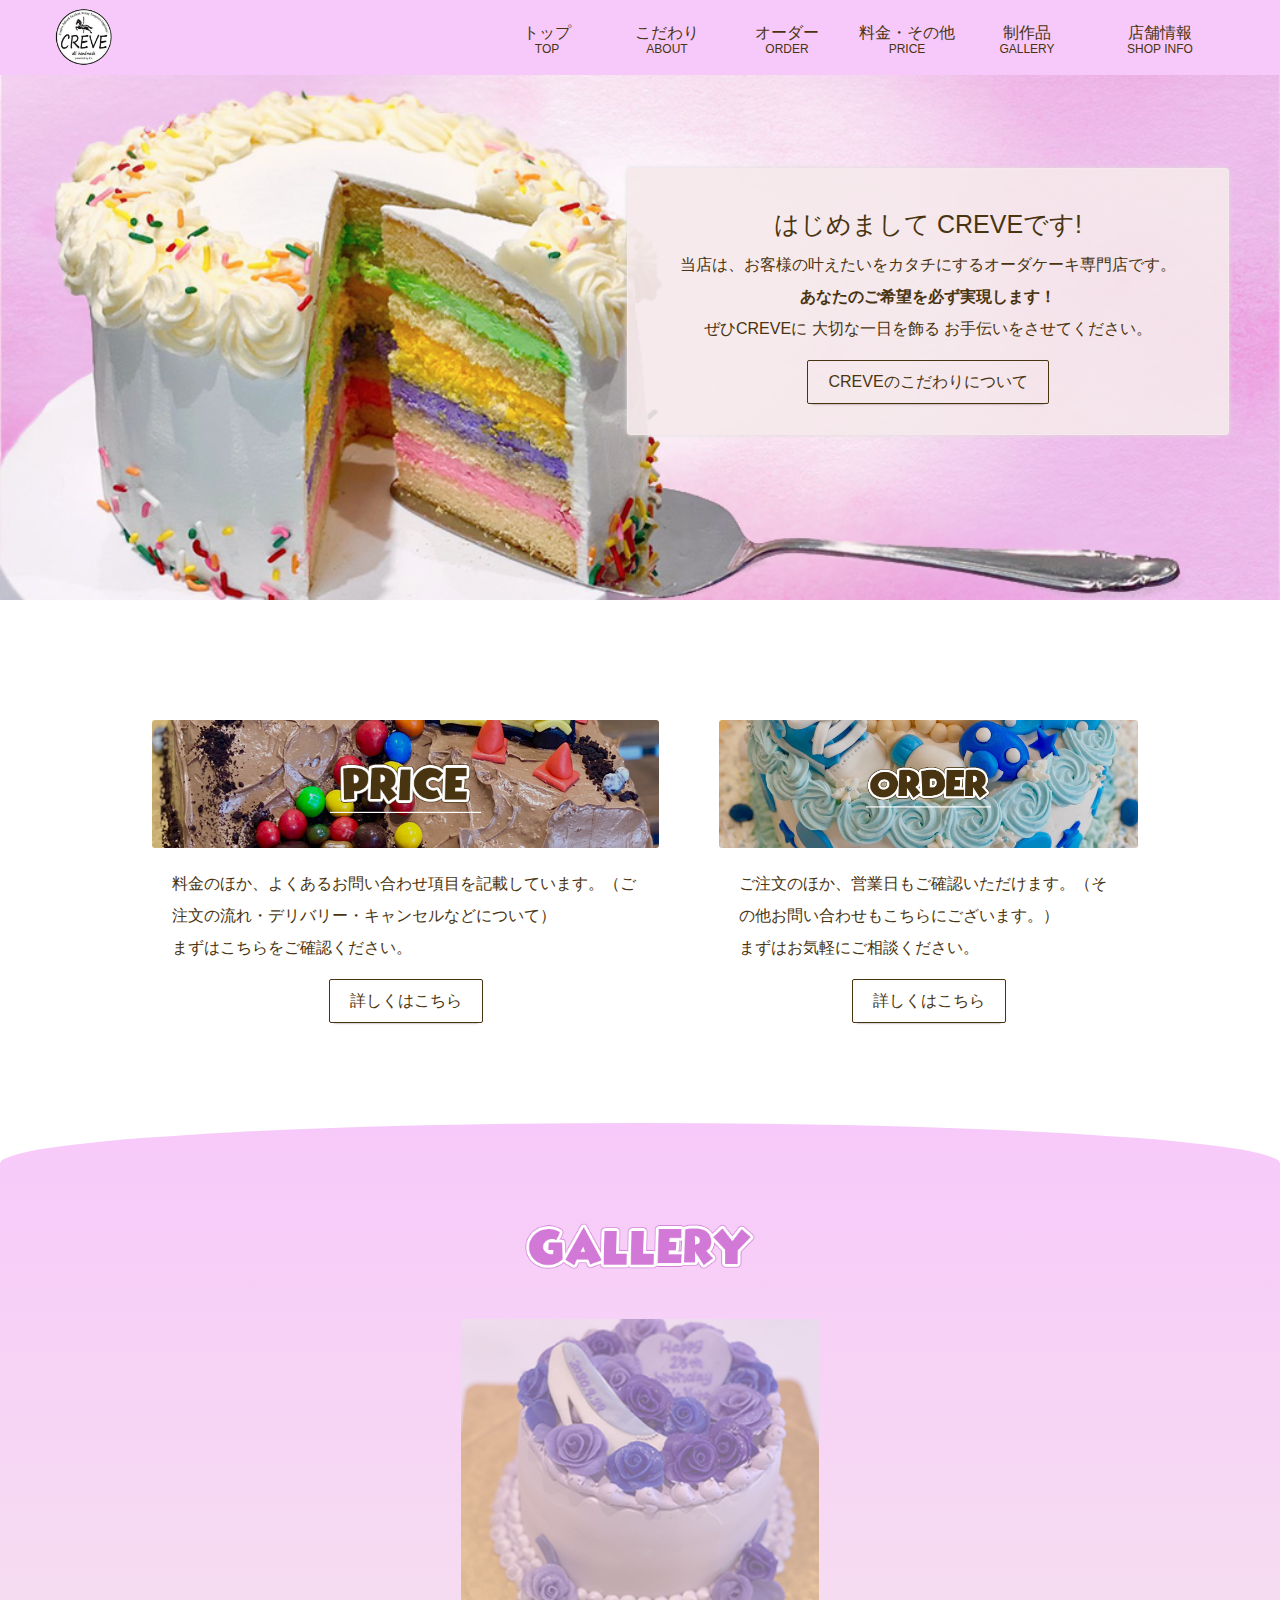
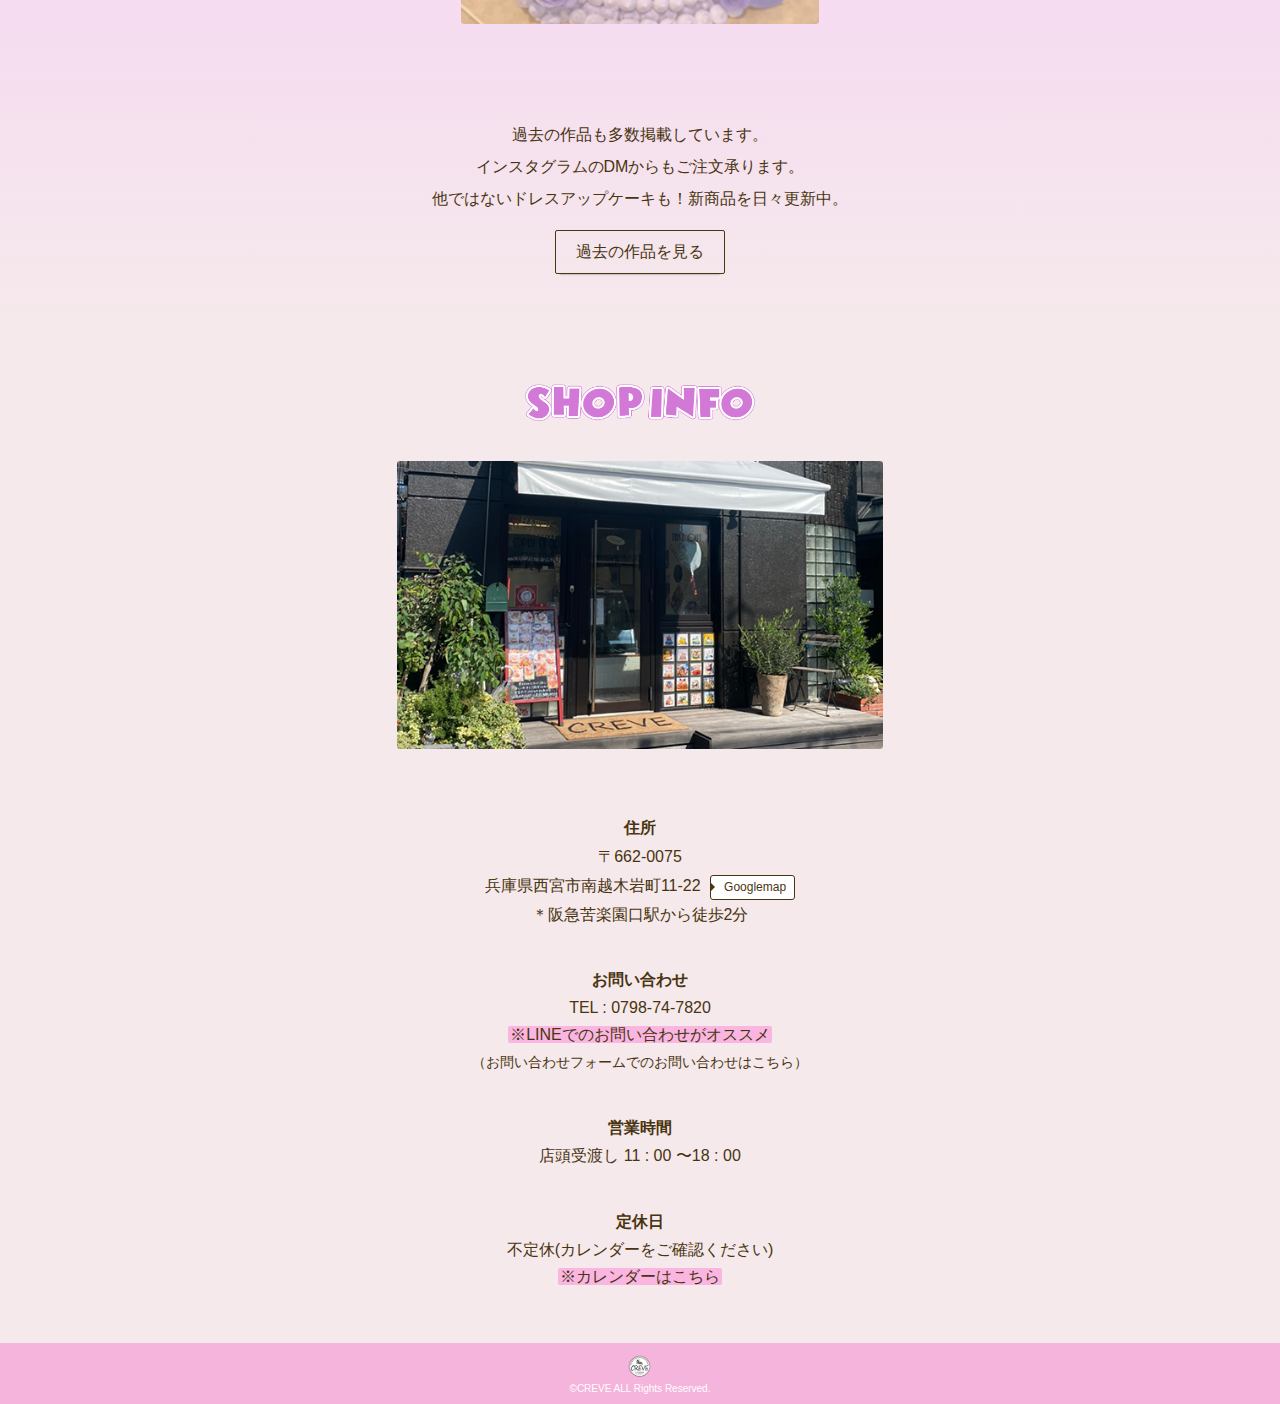
<file: index.html>
<!DOCTYPE html>
<html lang="ja">
<head>
  <meta charset="UTF-8">
  <meta name="viewport" content="width=device-width, initial-scale=1.0">
  <title>CREVE</title>
  <meta name="description" content="-叶えたいをカタチにする- 兵庫県西宮市のオーダーケーキ専門店です。">
  <link rel="icon" href="images/logo.gif">
  <link href="https://fonts.googleapis.com/icon?family=Material+Icons" rel="stylesheet">
  <!-- font -->
  <link href="https://fonts.googleapis.com/css?family=Crimson+Text:600&display=swap" rel="stylesheet">
  <!-- /font -->

  <!-- CSS -->
  <link rel="stylesheet" href="css/reset.css">
  <link rel="stylesheet" href="css/template.css">
  <link rel="stylesheet" href="css/style.css">
  <!-- /CSS -->
</head>


<body>
  <header class="header">
    <div class="logo">
      <h1>
        <a href="index.html"><img src="images/logo.gif" alt="logo"></a>
      </h1>
    </div>

    <div class="pc-menu">
      <nav>
        <ul class="nav-list">
          <li class="nav_item current">
            <a href="index.html">
              <span>トップ</span>
              <span class="en">Top</span>
            </a>
          </li>
          <li class="nav_item">
            <a href="about/index.html">
              <span>こだわり</span>
              <span class="en">About</span>
            </a>
          </li>
          <li class="nav_item">
            <a href="order/index.html">
              <span>オーダー</span>
              <span class="en">Order</span>
            </a>
          </li>
          <li class="nav_item">
            <a href="price/index.html">
              <span>料金・その他</span>
              <span class="en">Price</span>
            </a>
          </li>
          <li class="nav_item">
            <a href="https://instagram.com/officialcreve?igshid=avt35u17ddl" target="_blank" rel="noopener noreferrer">
              <span>制作品</span>
              <span class="en">Gallery</span>
            </a>
          </li>
          <li class="nav_item">
            <a href="#shopinfo">
              <span>店舗情報</span>
              <span class="en">Shop Info</span>
            </a>
          </li>
        </ul>
      </nav>
    </div>

    <div class="sp-menu">
      <span class="material-icons" id="open">menu</span>
    </div>

    <div class="overlay">
      <span class="material-icons" id="close">close</span>
      <nav>
        <ul class="nav-list">
          <li class="nav_item current">
            <a href="index.html">
              <span>トップ</span>
              <span class="en">Top</span>
            </a>
          </li>
          <li class="nav_item">
            <a href="about/index.html">
              <span>こだわり</span>
              <span class="en">About</span>
            </a>
          </li>
          <li class="nav_item">
            <a href="order/index.html">
              <span>オーダー</span>
              <span class="en">Order</span>
            </a>
          </li>
          <li class="nav_item">
            <a href="price/index.html">
              <span>料金・その他</span>
              <span class="en">Price</span>
            </a>
          </li>
          <li class="nav_item">
            <a href="https://instagram.com/officialcreve?igshid=avt35u17ddl" target="_blank" rel="noopener noreferrer">
              <span>制作品</span>
              <span class="en">Gallery</span>
            </a>
          </li>
          <li class="nav_item">
            <a href="#shopinfo">
              <span>店舗情報</span>
              <span class="en">Shop Info</span>
            </a>
          </li>
        </ul>
      </nav>
    </div>
        
  
  </header>

  <main>
  <!--            mainvisual               -->
    <div class="mainvisual">
      <div class="mv_inner">
        <div class="mv__img"></div>
      </div>
    </div>

  <!--            about               -->
    <section class="about">
      <div class="about__inner">
        <div class="box">
          <p class="fs-25">はじめまして CREVEです!</p>
          <p>当店は、お客様の叶えたいをカタチにするオーダケーキ専門店です。</p>
          <p class="bold">あなたのご希望を必ず実現します！</p>
          <p>ぜひCREVEに 大切な一日を飾る
          <span class="sp-br">お手伝いをさせてください。</span></p>
          <p><a href="about/index.html" class="section__item-btn">CREVEのこだわりについて</a></p>
        </div>
      </div>
    </section>
        

    <section class="contents__section  text-center">
      <div class="contents__section-inner">
        
        <!--            price               -->
        <div class="price">
          <div class="section__inner">
            <div class="section__item-mv">
              <p><img src="images/TOP/price.png" alt="プライス"></p>
            </div>
            <div class="section__item-txt">
              <p>料金のほか、よくあるお問い合わせ項目を記載しています。（ご注文の流れ・デリバリー・キャンセルなどについて）</p>
              <p>まずはこちらをご確認ください。</p>
              <p class="text-center"><a href="price/index.html" class="section__item-btn">詳しくはこちら</a></p>
            </div>
          </div>
        </div>
      
      <!--            order               -->
        <div class="order">
          <div class="section__inner">
            <div class="section__item-mv">
              <p><img src="images/TOP/order.png" alt="オーダー"></p>
            </div>
            <div class="section__item-txt">
              <p>ご注文のほか、営業日もご確認いただけます。（その他お問い合わせもこちらにございます。）</p>
              <p>まずはお気軽にご相談ください。</p>
              <p class="text-center"><a href="order/index.html" class="section__item-btn">詳しくはこちら</a></p>
            </div>
          </div>
        </div> 
     
      </div>
     </section>  
     <!--            gallery               -->
           <section class="gallery">
            <div class="gallery__inner">
              <h2 class="section__title"><img src="images/TOP/gallery_title.png" alt="ギャラリー"></h2>
      
              <div class="viewer">
                <ul>
                  <li>
                    <a href="https://instagram.com/officialcreve?igshid=avt35u17ddl" target="_blank" rel="noopener noreferrer">
                      <img src="images/TOP/g_img1.png" alt="ギャラリー写真1枚目"></a>
                  </li>
        
                  <li>
                    <a href="https://instagram.com/officialcreve?igshid=avt35u17ddl" target="_blank" rel="noopener noreferrer">
                      <img src="images/TOP/g_img2.png" alt="ギャラリー写真2枚目"></a>
                  </li>
        
                  <li>
                    <a href="https://instagram.com/officialcreve?igshid=avt35u17ddl" target="_blank" rel="noopener noreferrer">
                      <img src="images/TOP/g_img3.png" alt="ギャラリー写真3枚目"></a>
                  </li>
        
                  <li>
                    <a href="https://instagram.com/officialcreve?igshid=avt35u17ddl" target="_blank" rel="noopener noreferrer">
                      <img src="images/TOP/g_img4.png" alt="ギャラリー写真4枚目"></a>
                  </li>
        
                  <li>
                    <a href="https://instagram.com/officialcreve?igshid=avt35u17ddl" target="_blank" rel="noopener noreferrer">
                      <img src="images/TOP/g_img5.png" alt="ギャラリー写真5枚目"></a>
                  </li>
        
                  <li>
                    <a href="https://instagram.com/officialcreve?igshid=avt35u17ddl" target="_blank" rel="noopener noreferrer">
                      <img src="images/TOP/g_img6.png" alt="ギャラリー写真6枚目"></a>
                  </li>
                </ul>

              </div>
              <div class="text-center">
                <p>過去の作品も多数掲載しています。</p>
                <p>インスタグラムのDMからもご注文承ります。</p>
                <p>他ではないドレスアップケーキも！<span class="sp-br">新商品を日々更新中。</span></p>
                <p class="gallery__btn"><a href="https://instagram.com/officialcreve?igshid=avt35u17ddl" class="section__item-btn" target="_blank" rel="noopener noreferrer">過去の作品を見る</a></p>
              </div> 
            </div>
           </section>

        
<!--            shopinfo               -->
      <section id="shopinfo">
        <div class="shopinfo__inner text-center">
          <h2 class="section__title"><img src="images/TOP/shopinfo_title.png" alt="ショップインフォメーション"></h2>
          <img class="shopinfo__mv" src="images/TOP/shop_img.png" alt="店の写真">

          <div class="shopinfo__text">
            <div class="address">
              <p class="shopinfo__text-title">住所</p>
              <p>〒662-0075</p>
              <p>兵庫県西宮市南越木岩町11-22 <a href="https://goo.gl/maps/dVq3wKZ5wQdEY91H8" class="gmap">Googlemap </a></p>
              <p>＊阪急苦楽園口駅から徒歩2分</p> 
            </div>

            <div class="contact">
              <p class="shopinfo__text-title">お問い合わせ</p>
              <p>TEL : 0798-74-7820</p>
              <p class="marker"><a href="#">※LINEでのお問い合わせがオススメ</a></p> 
              <p><a href="order/index.html#contact" class="fs-14">（お問い合わせフォームでのお問い合わせはこちら）</a></p> 
            </div>

            <div class="time">
              <p class="shopinfo__text-title">営業時間</p>
              <p>店頭受渡し 11 : 00 〜18 : 00</p>
            </div>

            <div class="holiday">
              <p class="shopinfo__text-title">定休日</p>
              <p>不定休(カレンダーをご確認ください)</p> 
              <p class="marker"><a href="order/index.html#callendar">※カレンダーはこちら</a></p>
            </div>

          </div>

        </div>
      </section>
    </main>

  
  <!--            footer               -->
  <footer class="footer text-center">
    <a href="index.html" class="footer_logo"><img src="images/logo.gif" alt="logo"></a>
    <p class="copyright">&copy;CREVE ALL Rights Reserved.</p>
  </footer>

  <!--            js               -->
  <script src="https://ajax.googleapis.com/ajax/libs/jquery/3.3.1/jquery.min.js"></script>
  <script type="text/javascript" src="js/slick.min.js"></script>
  <script src="js/main.js"></script>

  </body>
</html>
</file>
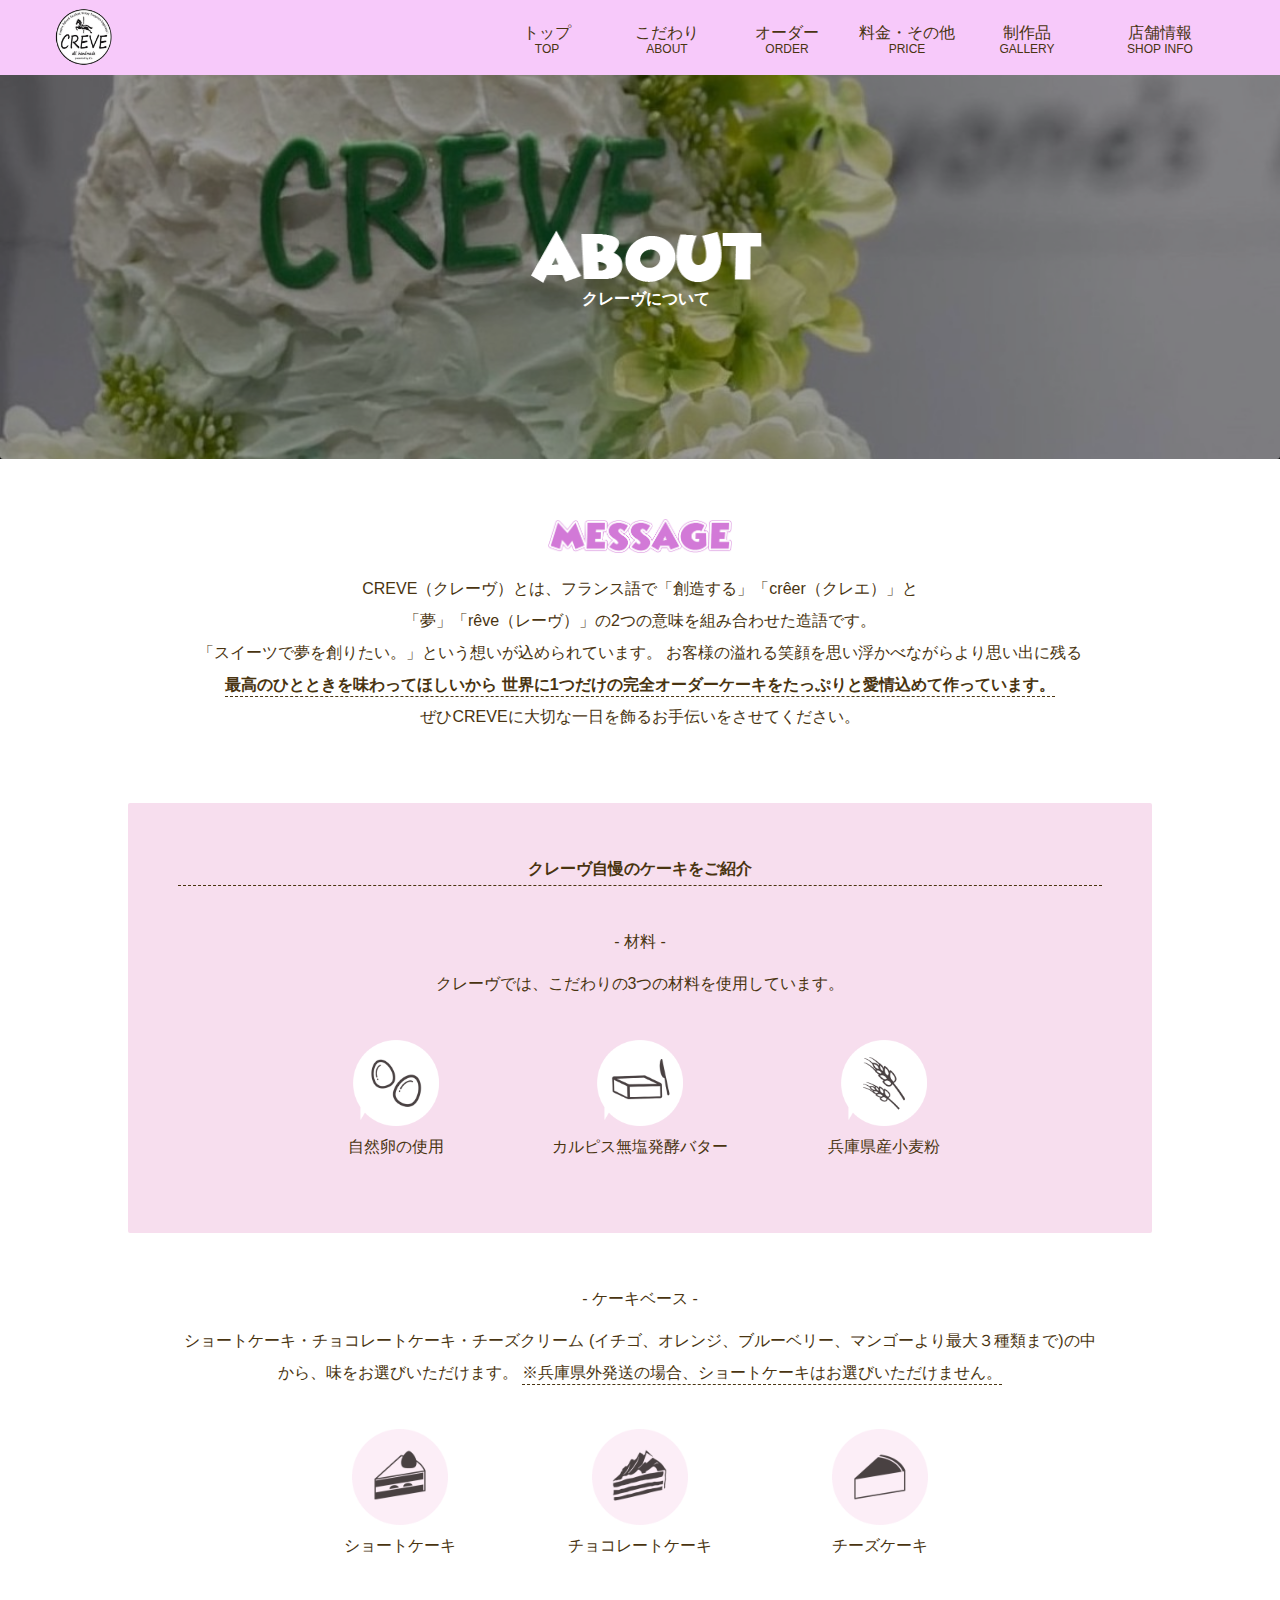
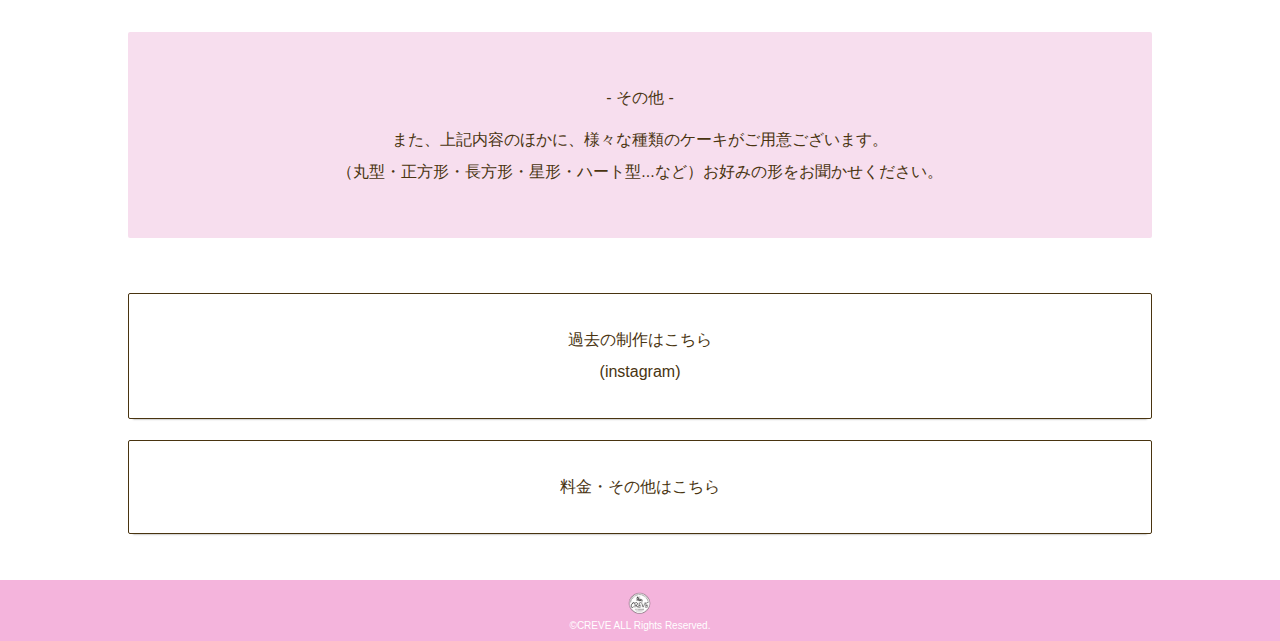
<file: about/index.html>
<!DOCTYPE html>
<html lang="ja">
<head>
  <meta charset="UTF-8">
  <meta name="viewport" content="width=device-width, initial-scale=1.0">
  <title>CREVE</title>
  <meta name="description" content="兵庫県西宮市のオーダーケーキ専門店です。">
  <link rel="icon" href="../images/logo.gif">
  <link href="https://fonts.googleapis.com/icon?family=Material+Icons" rel="stylesheet">
  <!-- font -->
  <link href="https://fonts.googleapis.com/css?family=Crimson+Text:600&display=swap" rel="stylesheet">
  <!-- /font -->

  <!-- CSS -->
  <link rel="stylesheet" href="../css/reset.css">
  <link rel="stylesheet" href="../css/template.css">
  <link rel="stylesheet" href="../css/style.css">
  <link rel="stylesheet" href="../css/section.css">
  <!-- /CSS -->
</head>

  <body>
    <!--   header   -->
    <header class="header">
      <div class="logo">
        <h1>
          <a href="../index.html"><img src="../images/logo.gif" alt="logo"></a>
        </h1>
      </div>
  
      <div class="pc-menu">
        <nav>
          <ul class="nav-list">
            <li class="nav_item current">
              <a href="../index.html">
                <span>トップ</span>
                <span class="en">Top</span>
              </a>
            </li>
            <li class="nav_item">
              <a href="../about/index.html">
                <span>こだわり</span>
                <span class="en">About</span>
              </a>
            </li>
            <li class="nav_item">
              <a href="../order/index.html">
                <span>オーダー</span>
                <span class="en">Order</span>
              </a>
            </li>
            <li class="nav_item">
              <a href="../price/index.html">
                <span>料金・その他</span>
                <span class="en">Price</span>
              </a>
            </li>
            <li class="nav_item">
              <a href="https://instagram.com/officialcreve?igshid=avt35u17ddl" target="_blank" rel="noopener noreferrer">
                <span>制作品</span>
                <span class="en">Gallery</span>
              </a>
            </li>
            <li class="nav_item">
              <a href="../index.html#shopinfo">
                <span>店舗情報</span>
                <span class="en">Shop Info</span>
              </a>
            </li>
          </ul>
        </nav>
      </div>
  
      <div class="sp-menu">
        <span class="material-icons" id="open">menu</span>
      </div>
  
      <div class="overlay">
        <span class="material-icons" id="close">close</span>
        <nav>
          <ul class="nav-list">
            <li class="nav_item current">
              <a href="../index.html">
                <span>トップ</span>
                <span class="en">Top</span>
              </a>
            </li>
            <li class="nav_item">
              <a href="../about/index.html">
                <span>こだわり</span>
                <span class="en">About</span>
              </a>
            </li>
            <li class="nav_item">
              <a href="../order/index.html">
                <span>オーダー</span>
                <span class="en">Order</span>
              </a>
            </li>
            <li class="nav_item">
              <a href="../price/index.html">
                <span>料金・その他</span>
                <span class="en">Price</span>
              </a>
            </li>
            <li class="nav_item">
              <a href="https://instagram.com/officialcreve?igshid=avt35u17ddl" target="_blank" rel="noopener noreferrer">
                <span>制作品</span>
                <span class="en">Gallery</span>
              </a>
            </li>
            <li class="nav_item">
              <a href="../index.html#shopinfo">
                <span>店舗情報</span>
                <span class="en">Shop Info</span>
              </a>
            </li>
          </ul>
        </nav>
      </div>
          
    
    </header>
    <main>
<!--            about-mainvisual               -->
      <div class="section__mv about__mv">
        <h2 class="filter"><img src="../images/ABOUT/about_img.jpg" alt="クレーヴについての紹介" class="filter-img section__mv-img"></h2>
        <div class="section__mv-subtitle text-center">
          <p><img src="../images/ABOUT/about_white.png" alt="アバウト"></p>
          <p>クレーヴについて</p>
        </div>
      </div>

<!--            message               -->
      <section class="message">
        <div class="item__inner">
          <h2 class="section__title"><img src="../images/ABOUT/message.png" alt="メッセージ"></h2>
          <p>
            CREVE（クレーヴ）とは、フランス語で<span class="sp-br">「創造する」「crêer（クレエ）」と</span>  
          </p>
          <p>「夢」「rêve（レーヴ）」の<span class="sp-br">2つの意味を組み合わせた造語です。</span></p>
          <p>
            「スイーツで夢を創りたい。」<span class="sp-br">という想いが込められています。</span>
            お客様の溢れる笑顔を思い浮かべながら<span class="sp-br">より思い出に残る</span>
          </p>
          <p class="line bold">
            最高のひとときを味わってほしいから
            世界に1つだけの完全オーダーケーキを<span class="sp-br">たっぷりと愛情込めて作っています。</span>
          </p>
          <p>ぜひCREVEに大切な一日を飾る<span class="sp-br">お手伝いをさせてください。</span></p>
        </div>
      </section>

<!--            about_cake               -->
      <section class="about-cake">
        <div class="about-cake__inner item__inner">
          <!--            material               -->
          <div class="about-cake__section material">
            <h2>クレーヴ自慢のケーキをご紹介</h2>

            <p class="text-center">- 材料 -</p>
            <p class="about-cake__subtitle">
              クレーヴでは、こだわりの<span class="sp-br">3つの材料を使用しています。</span>
            </p>

            <ul class="about-cake__contents">
              <li class="about-cake__item">
                <img src="../images/ABOUT/egg.png" alt="卵のイラスト">
                <p class="about-cake__text">自然卵の使用</p>
              </li>

              <li class="about-cake__item">
                <img src="../images/ABOUT/butter.png" alt="バターのイラスト">
                <p class="about-cake__text">カルピス無塩発酵バター</p>
              </li>

              <li class="about-cake__item">
                <img src="../images/ABOUT/flour.png" alt="小麦のイラスト">
                <p class="about-cake__text">兵庫県産小麦粉</p>
              </li>
            </ul>
          </div>

          <!--            base               -->
          <div class="about-cake__section base">
            <p class="text-center">- ケーキベース -</p>
            <p class="about-cake__subtitle">
              ショートケーキ・チョコレートケーキ・チーズクリーム
              (イチゴ、オレンジ、ブルーベリー、マンゴーより最大３種類まで)の中から、味をお選びいただけます。
              <span class="sp-br line">※兵庫県外発送の場合、ショートケーキはお選びいただけません。</span>
            </p>
            
            
            <ul class="about-cake__contents text-center">
              <li class="about-cake__item">
                <img src="../images/ABOUT/short.png" alt="ショートケーキのイラスト">
                <p class="about-cake__text">ショートケーキ</p>
              </li>
              <li class="about-cake__item">
                <img src="../images/ABOUT/choco.png" alt="チョコレートケーキのイラスト">
                <p class="about-cake__text">チョコレートケーキ</p>
              </li>
              <li class="about-cake__item">
                <img src="../images/ABOUT/cheese.png" alt="チーズケーキのイラスト">
                <p class="about-cake__text">チーズケーキ</p>
              </li>
            </ul>
          </div>
          
          <!--            other               -->
          <div class="about-cake__section other">
            <p class="text-center">- その他 -</p>
            <p class="about-cake__subtitle">また、上記内容のほかに、様々な種類のケーキがご用意ございます。
              <span class="pc-br">（丸型・正方形・長方形・星形・ハート型...など）お好みの形をお聞かせください。</span>
            </p>
          </div>
        </div>
      </section>
    <!--            btn               -->
    <div class="about__btn text-center">
      <p><a href="https://instagram.com/officialcreve?igshid=avt35u17ddl" class="section__item-btn">過去の制作はこちら<span class="pc-br">(instagram)</span></a></p>
      <p><a href="../price/index.html" class="section__item-btn">料金・その他はこちら</a></p>
    </div>

    </main>
    <!--            footer               -->
    <footer class="footer text-center">
      <a href="../index.html" class="footer_logo"><img src="../images/logo.gif" alt="logo"></a>
      <p class="copyright">&copy;CREVE ALL Rights Reserved.</p>
    </footer>

  <!--            js               -->
  <script src="../js/main.js"></script>

  </body>
</html>
</file>
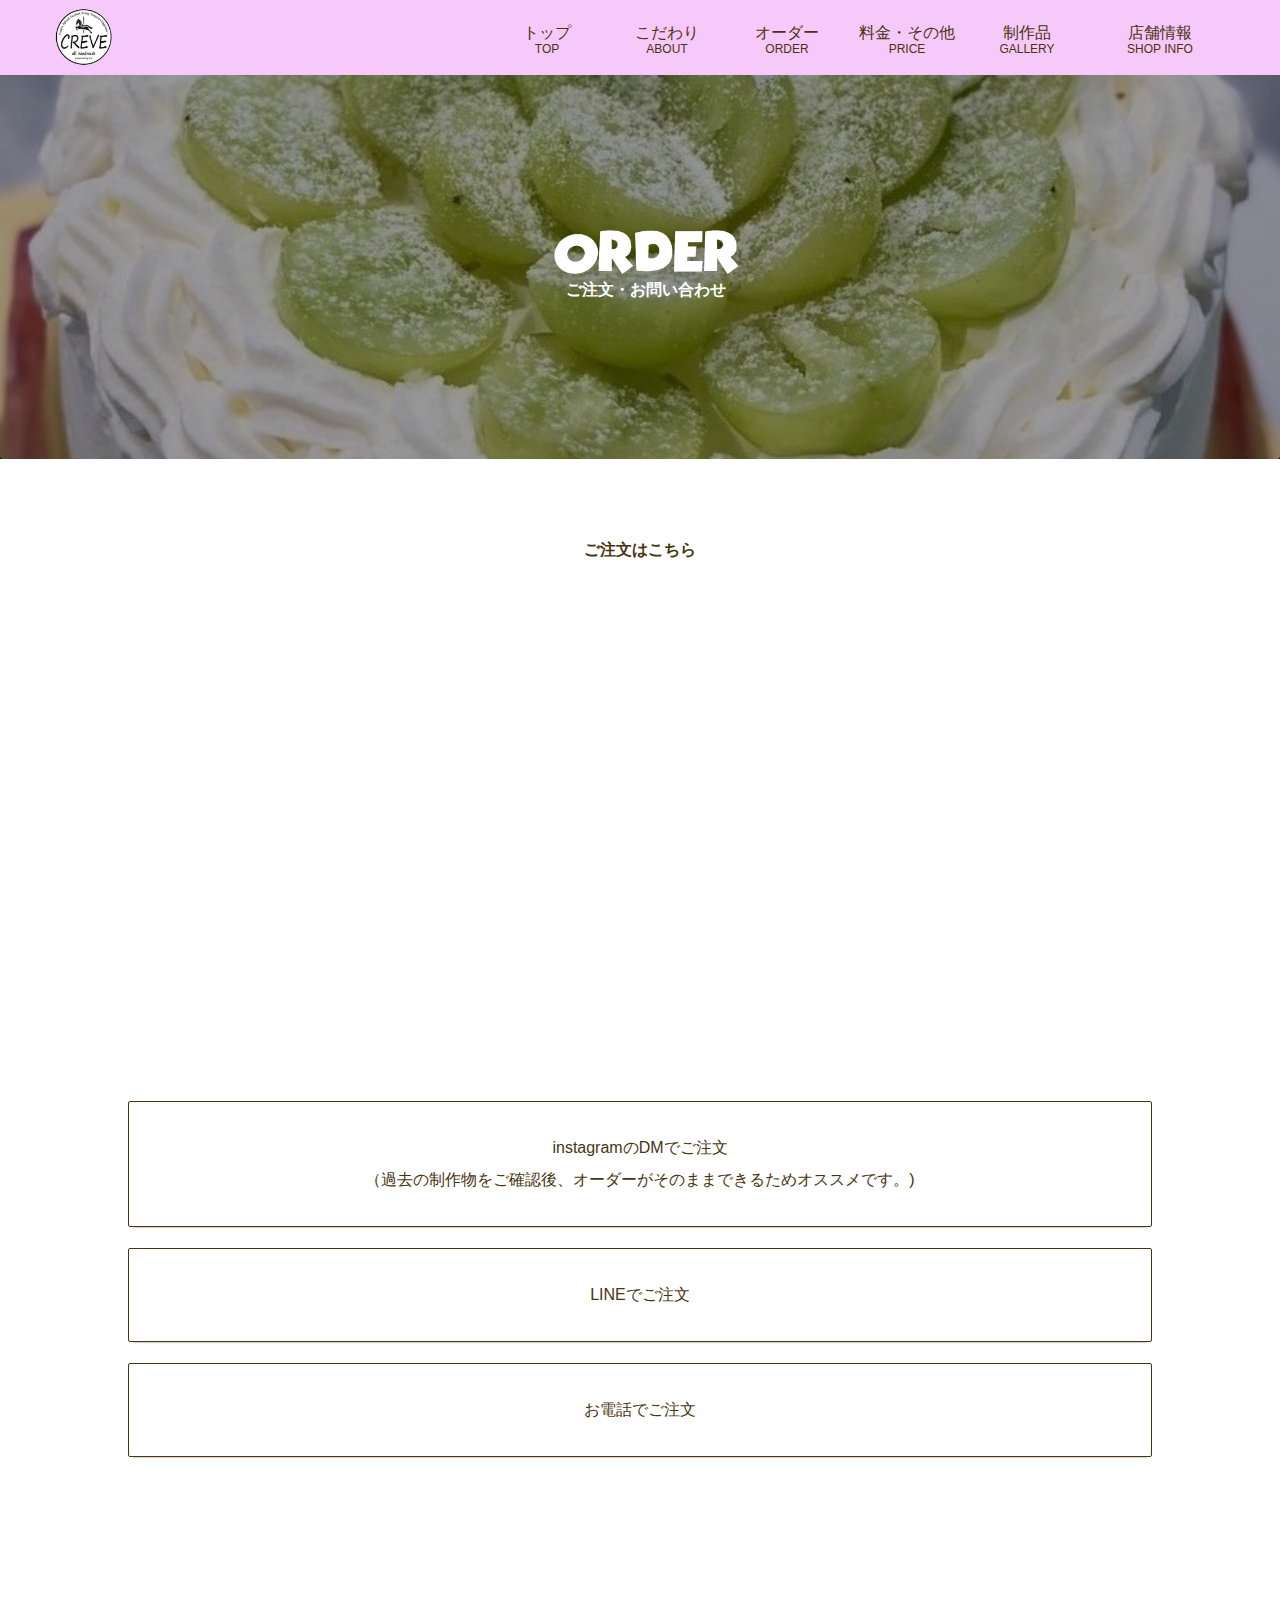
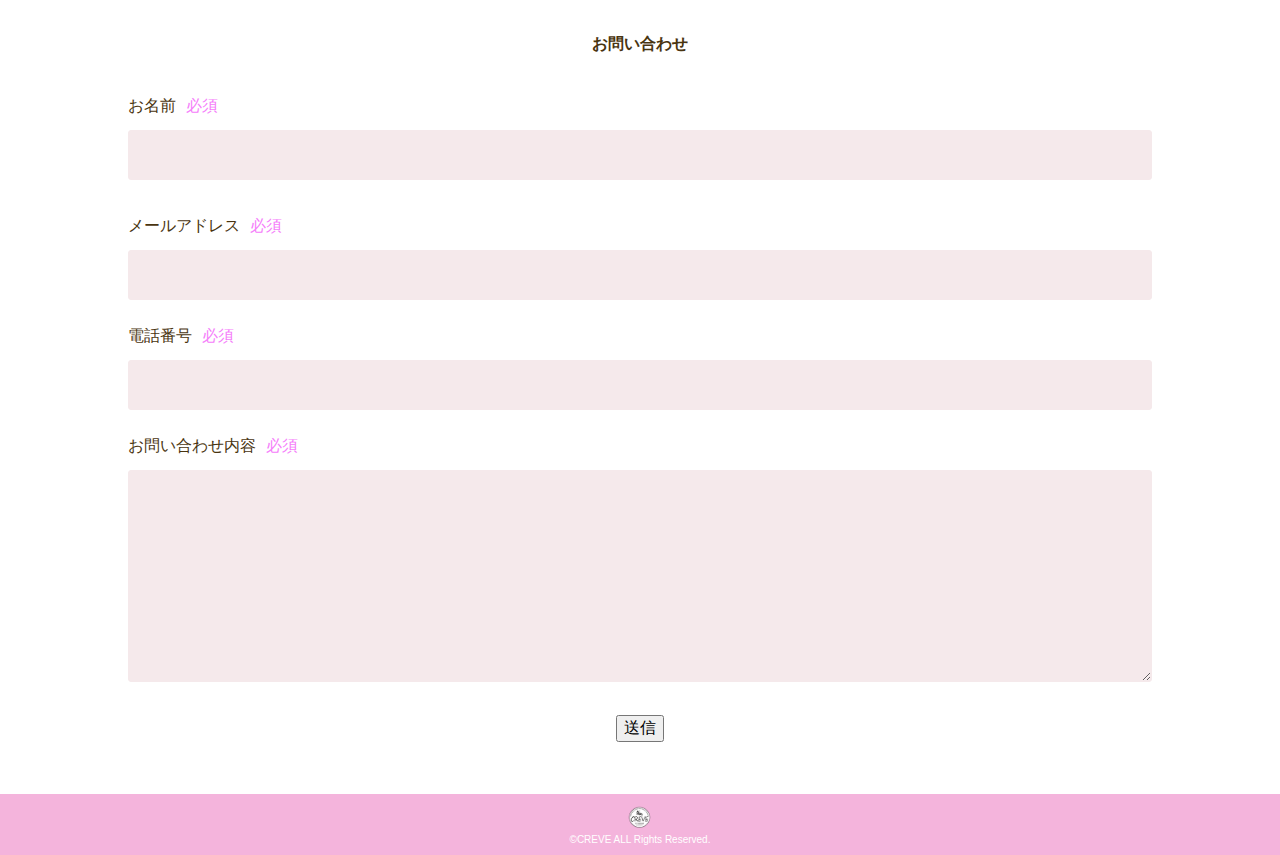
<file: order/index.html>
<!DOCTYPE html>
<html lang="ja">
  <head>
    <meta charset="UTF-8">
    <meta name="viewport" content="width=device-width, initial-scale=1.0">
    <title>CREVE</title>
    <meta name="description" content="-叶えたいをカタチにする- 兵庫県西宮市のオーダーケーキ専門店です。">
    <link rel="icon" href="../images/logo.gif">
    <link href="https://fonts.googleapis.com/icon?family=Material+Icons" rel="stylesheet">
    <!-- font -->
    <link href="https://fonts.googleapis.com/css?family=Crimson+Text:600&display=swap" rel="stylesheet">
    <!-- /font -->

    <!-- CSS -->
    <link rel="stylesheet" href="../css/reset.css">
    <link rel="stylesheet" href="../css/template.css">
    <link rel="stylesheet" href="../css/style.css">
    <link rel="stylesheet" href="../css/section.css">
    <!-- /CSS -->
  </head>

  <body>
    <!--   header   -->
    <header class="header">
      <div class="logo">
        <h1>
          <a href="../index.html"><img src="../images/logo.gif" alt="logo"></a>
        </h1>
      </div>
  
      <div class="pc-menu">
        <nav>
          <ul class="nav-list">
            <li class="nav_item current">
              <a href="../index.html">
                <span>トップ</span>
                <span class="en">Top</span>
              </a>
            </li>
            <li class="nav_item">
              <a href="../about/index.html">
                <span>こだわり</span>
                <span class="en">About</span>
              </a>
            </li>
            <li class="nav_item">
              <a href="../order/index.html">
                <span>オーダー</span>
                <span class="en">Order</span>
              </a>
            </li>
            <li class="nav_item">
              <a href="../price/index.html">
                <span>料金・その他</span>
                <span class="en">Price</span>
              </a>
            </li>
            <li class="nav_item">
              <a href="https://instagram.com/officialcreve?igshid=avt35u17ddl" target="_blank" rel="noopener noreferrer">
                <span>制作品</span>
                <span class="en">Gallery</span>
              </a>
            </li>
            <li class="nav_item">
              <a href="../index.html#shopinfo">
                <span>店舗情報</span>
                <span class="en">Shop Info</span>
              </a>
            </li>
          </ul>
        </nav>
      </div>
  
      <div class="sp-menu">
        <span class="material-icons" id="open">menu</span>
      </div>
  
      <div class="overlay">
        <span class="material-icons" id="close">close</span>
        <nav>
          <ul class="nav-list">
            <li class="nav_item current">
              <a href="../index.html">
                <span>トップ</span>
                <span class="en">Top</span>
              </a>
            </li>
            <li class="nav_item">
              <a href="../about/index.html">
                <span>こだわり</span>
                <span class="en">About</span>
              </a>
            </li>
            <li class="nav_item">
              <a href="../order/index.html">
                <span>オーダー</span>
                <span class="en">Order</span>
              </a>
            </li>
            <li class="nav_item">
              <a href="../price/index.html">
                <span>料金・その他</span>
                <span class="en">Price</span>
              </a>
            </li>
            <li class="nav_item">
              <a href="https://instagram.com/officialcreve?igshid=avt35u17ddl" target="_blank" rel="noopener noreferrer">
                <span>制作品</span>
                <span class="en">Gallery</span>
              </a>
            </li>
            <li class="nav_item">
              <a href="../index.html#shopinfo">
                <span>店舗情報</span>
                <span class="en">Shop Info</span>
              </a>
            </li>
          </ul>
        </nav>
      </div>
          
    
    </header>
    <main>
    <!--            order-mainvisual               -->
      <div class="section__mv price">
        <h2 class="filter">
          <img src="../images/ORDER/price_img.jpg" alt="オーダー可能日についての紹介" class="filter-img section__mv-img">
        </h2>
        <div class="section__mv-subtitle text-center">
          <p><img src="../images/ORDER/order_white.png" alt="プライス"></p>
          <p>ご注文・お問い合わせ</p>
        </div>
      </div>

    <!--            order               -->
    <section class="order" id="callendar">
      <div class="order__inner">
        <h3>ご注文はこちら</h3>
        <div class="cal_wrapper">
          <div class="cal"> 
            <iframe src="https://calendar.google.com/calendar/embed?height=400&amp;wkst=1&amp;bgcolor=%23ffffff&amp;ctz=Asia%2FTokyo&amp;src=c2dsaG9vYWQ4bjliaDRpNGcxOGZpNnFzbzhAZ3JvdXAuY2FsZW5kYXIuZ29vZ2xlLmNvbQ&amp;src=anRtcmUxdHZlanRxcHJzZ3A5NzgyMjIxOWtAZ3JvdXAuY2FsZW5kYXIuZ29vZ2xlLmNvbQ&amp;src=MGdhc29xcWoyb3ZxYmY0ZTU0YmV1aTFjNDhAZ3JvdXAuY2FsZW5kYXIuZ29vZ2xlLmNvbQ&amp;color=%23F6BF26&amp;color=%23616161&amp;color=%23D81B60&amp;title=creve%E4%BA%88%E7%B4%84%E5%8F%AF%E8%83%BD%E6%97%A5&amp;showTitle=0&amp;showNav=0&amp;showPrint=0&amp;showTabs=0&amp;showTz=0&amp;showCalendars=1"frameborder="0" scrolling="no"></iframe>
          </div>
        </div>
  
        <div class="about__btn text-center">
          <p><a href="https://instagram.com/officialcreve?igshid=avt35u17ddl" class="section__item-btn">instagramのDMでご注文
          <br>（過去の制作物をご確認後、オーダーがそのままできるためオススメです。)</a></p>
          <p><a href="#" class="section__item-btn">LINEでご注文</a></p>
          <p><a href="#" class="section__item-btn">お電話でご注文</a></p>
        </div>
      </div>
    </section>

    <!--            contact               -->
    <section id="contact">
      <div class="contact__inner">
        <h3>お問い合わせ</h3>
        
        <form class="formrun" action="https://form.run/api/v1/r/47llohiw01k4vtdv669vkkbt" method="post">
          <div class="form__item">
            <p class="form__title">お名前<span>必須</span></p>
            <input name="お名前" type="text" class="form__parts">
          </div>

          <div class="form_item">
            <p class="form__title">メールアドレス<span>必須</span></p>
            <input name="メールアドレス" type="text" class="form__parts" data-formrun-required>
          </div>
          <div class="form_item">
            <p class="form__title">電話番号<span>必須</span></p>
            <input name="電話番号" type="text" class="form__parts" data-formrun-required>
          </div>
          <div class="form__item">
            <p class="form__title">お問い合わせ内容<span>必須</span></p>
            <textarea name="お問い合わせ" rows="10" class="form__parts" data-formrun-required></textarea>
          </div>	

          <button type="submit" data-formrun-error-text="未入力の項目があります" data-formrun-submitting-text="送信中...">
            送信
          </button>
        </form>
      </div>
    </section>
    </main>

      <!--            footer               -->
      <footer class="footer text-center">
        <a href="../index.html" class="footer_logo"><img src="../images/logo.gif" alt="logo"></a>
        <p class="copyright">&copy;CREVE ALL Rights Reserved.</p>
      </footer>

    <!--            js               -->
    <script src="https://ajax.googleapis.com/ajax/libs/jquery/1.11.1/jquery.min.js"></script>
    <script type="text/javascript" src="../js/slick.min.js"></script>
    <script src="../js/main.js"></script>
    <script src="https://sdk.form.run/js/v2/formrun.js"></script>

    </body>
</html>
</file>
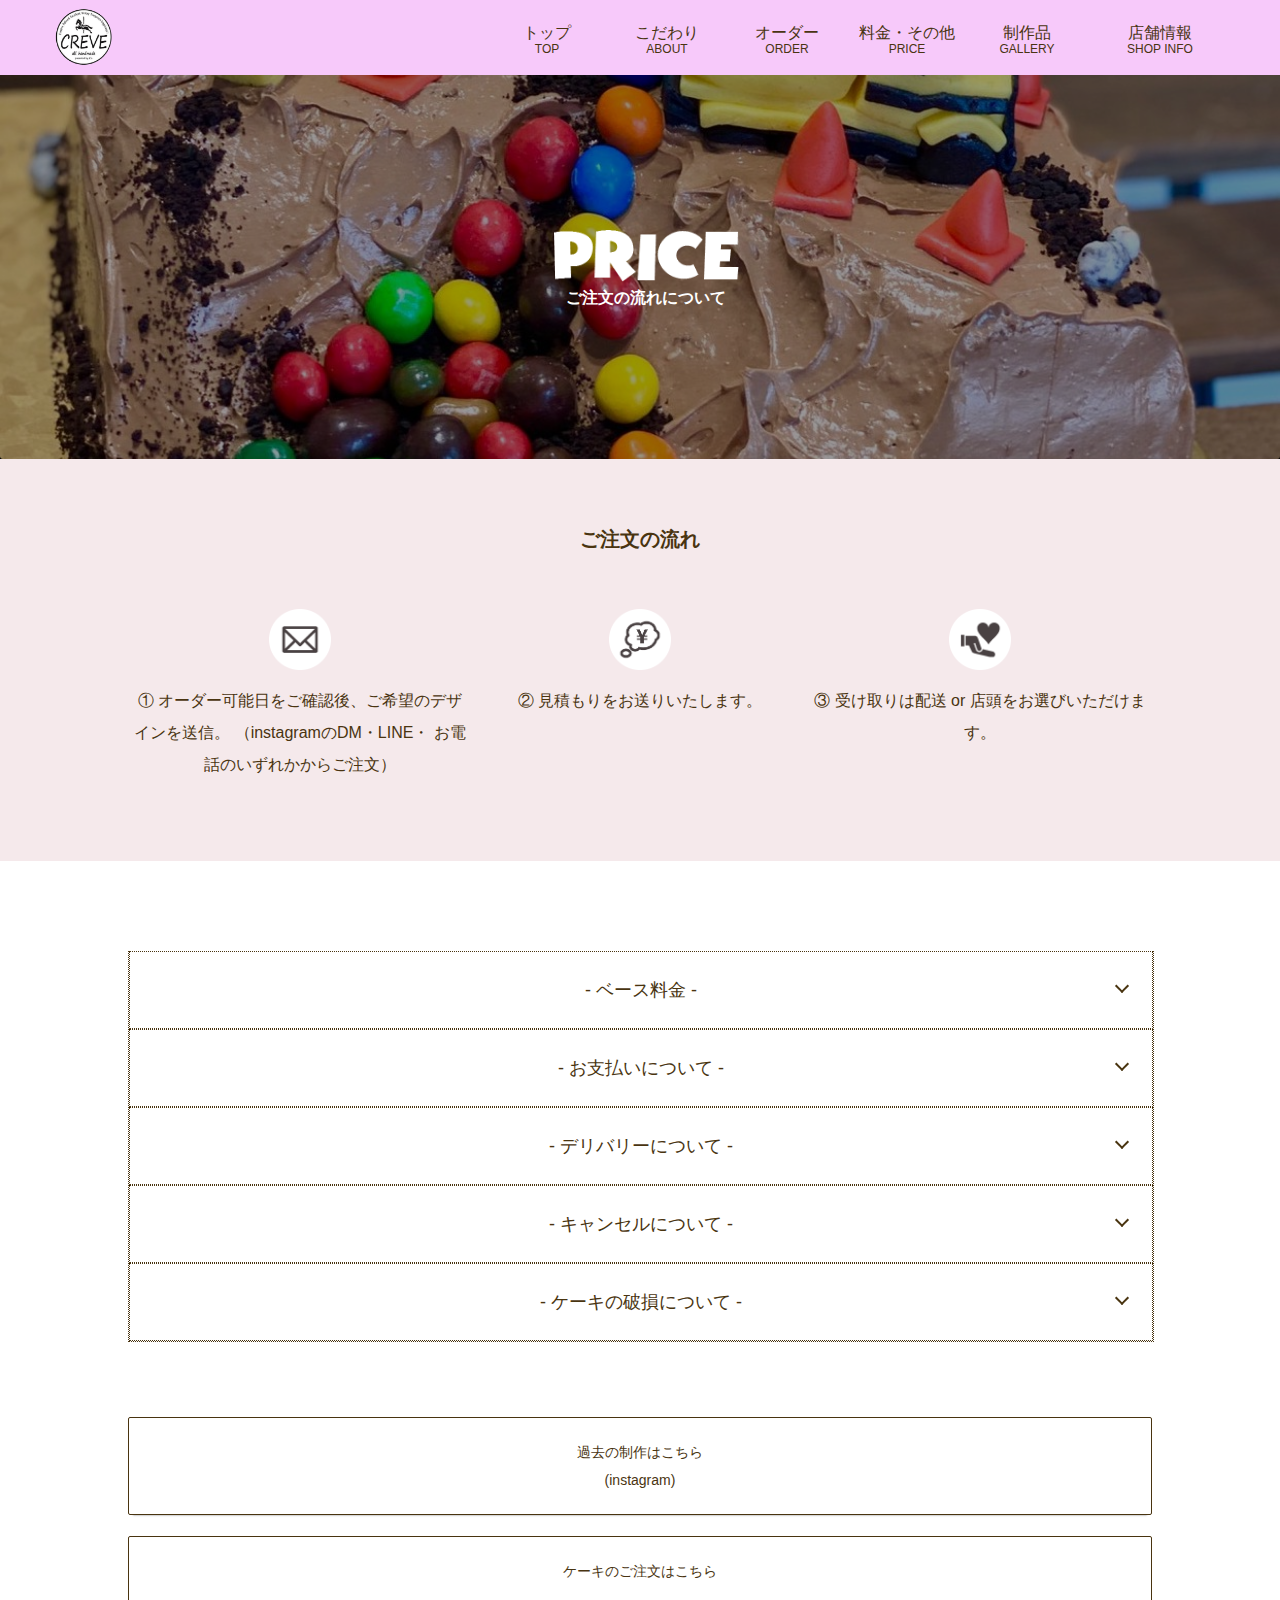
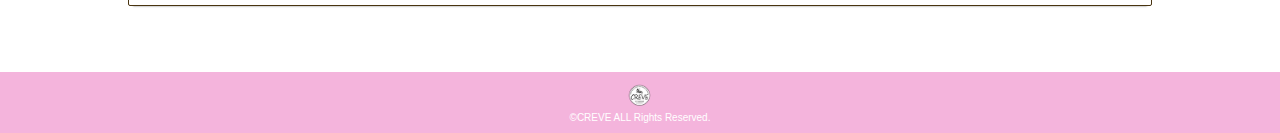
<file: price/index.html>
<!DOCTYPE html>
<html lang="ja">
<head>
  <meta charset="UTF-8">
  <meta name="viewport" content="width=device-width, initial-scale=1.0">
  <title>CREVE</title>
  <meta name="description" content="-叶えたいをカタチにする- 兵庫県西宮市のオーダーケーキ専門店です。">
  <link rel="icon" href="../images/logo.gif">
  <link href="https://fonts.googleapis.com/icon?family=Material+Icons" rel="stylesheet">
  <!-- font -->
  <link href="https://fonts.googleapis.com/css?family=Crimson+Text:600&display=swap" rel="stylesheet">
  <!-- /font -->

  <!-- CSS -->
  <link rel="stylesheet" href="../css/reset.css">
  <link rel="stylesheet" href="../css/template.css">
  <link rel="stylesheet" href="../css/style.css">
  <link rel="stylesheet" href="../css/section.css">
  <!-- /CSS -->
</head>

  <body>
    <!--   header   -->
    <header class="header">
      <div class="logo">
        <h1>
          <a href="../index.html"><img src="../images/logo.gif" alt="logo"></a>
        </h1>
      </div>
  
      <div class="pc-menu">
        <nav>
          <ul class="nav-list">
            <li class="nav_item current">
              <a href="../index.html">
                <span>トップ</span>
                <span class="en">Top</span>
              </a>
            </li>
            <li class="nav_item">
              <a href="../about/index.html">
                <span>こだわり</span>
                <span class="en">About</span>
              </a>
            </li>
            <li class="nav_item">
              <a href="../order/index.html">
                <span>オーダー</span>
                <span class="en">Order</span>
              </a>
            </li>
            <li class="nav_item">
              <a href="../price/index.html">
                <span>料金・その他</span>
                <span class="en">Price</span>
              </a>
            </li>
            <li class="nav_item">
              <a href="https://instagram.com/officialcreve?igshid=avt35u17ddl" target="_blank" rel="noopener noreferrer">
                <span>制作品</span>
                <span class="en">Gallery</span>
              </a>
            </li>
            <li class="nav_item">
              <a href="../index.html#shopinfo">
                <span>店舗情報</span>
                <span class="en">Shop Info</span>
              </a>
            </li>
          </ul>
        </nav>
      </div>
  
      <div class="sp-menu">
        <span class="material-icons" id="open">menu</span>
      </div>
  
      <div class="overlay">
        <span class="material-icons" id="close">close</span>
        <nav>
          <ul class="nav-list">
            <li class="nav_item current">
              <a href="../index.html">
                <span>トップ</span>
                <span class="en">Top</span>
              </a>
            </li>
            <li class="nav_item">
              <a href="../about/index.html">
                <span>こだわり</span>
                <span class="en">About</span>
              </a>
            </li>
            <li class="nav_item">
              <a href="../order/index.html">
                <span>オーダー</span>
                <span class="en">Order</span>
              </a>
            </li>
            <li class="nav_item">
              <a href="../price/index.html">
                <span>料金・その他</span>
                <span class="en">Price</span>
              </a>
            </li>
            <li class="nav_item">
              <a href="https://instagram.com/officialcreve?igshid=avt35u17ddl" target="_blank" rel="noopener noreferrer">
                <span>制作品</span>
                <span class="en">Gallery</span>
              </a>
            </li>
            <li class="nav_item">
              <a href="../index.html#shopinfo">
                <span>店舗情報</span>
                <span class="en">Shop Info</span>
              </a>
            </li>
          </ul>
        </nav>
      </div>
          
    
    </header>
    <main>
<!--            price-mainvisual               -->
      <div class="section__mv price">
        <h2 class="filter"><img src="../images/PRICE/price_img.jpg" alt="ご注文の流れについての紹介" class="filter-img section__mv-img"></h2>
        <div class="section__mv-subtitle text-center">
          <p><img src="../images/PRICE/price_white.png" alt="プライス"></p>
          <p>ご注文の流れについて</p>
        </div>
      </div>

<!--            price-flow               -->
      <section class="price__flow text-center">
        <div class="flow__inner">
         <h2>ご注文の流れ</h2>
          <ul class="flow__contents">
            <li class="flow__contents-item">
              <img src="../images/PRICE/mail.png" alt="メールを表す絵">
              <p>
                ① オーダー可能日をご確認後、ご希望のデザインを送信。
                （instagramのDM・LINE・
                お電話のいずれかからご注文）
              </p>
            </li>
            <li class="flow__contents-item">
              <img src="../images/PRICE/quote.png" alt="見積もりを表す絵">
              <p>② 見積もりをお送りいたします。</p>
            </li>
            <li class="flow__contents-item">
              <img src="../images/PRICE/del.png" alt="配送を表す絵">
              <p>③ 受け取りは配送 or 店頭をお選びいただけます。</p>
            </li>
          </ul>
        </div>

      </section>

<!--            price-detail               -->
      <section class="price__detail">
        <div class="price__detail-inner">
          <div id="accordion" class="accordion-container">
          <!--            price-base               -->
            <div class="price__base price__detail-content">
              <h3 class="accordion-title js-accordion-title">- ベース料金 -</h3>
              <div class="accordion-content">
                <p>オーダーケーキでは、ご要望に応じてお見積もりをさせていただいております。</p>
                <p>土台ベースの基本料金はこちら。(フルーツやデコレーションパーツ、トッピング等でプラスの料金となります。)</p>
        
                <table>
                  <tr>
                    <th>サイズ</th>
                    <th>料金</th>
                  </tr>
                  <tr>
                    <td>5号(＊基本サイズ)</td>
                    <td>12,000円〜</td>
                  </tr>
                  <tr>
                    <td>6号</td>
                    <td>13,000円〜</td>
                  </tr>
                  <tr>
                    <td>2段ケーキ(5号+6号)</td>
                    <td>25,000円〜</td>
                  </tr>
                  <tr>
                    <td>ビッグカップケーキ</td>
                    <td>10,000円〜</td>
                  </tr>
                </table>
              </div>
          </div>

          <!--            price-base               -->
          <div class="price__pay price__detail-content">
            <h3 class="accordion-title js-accordion-title">- お支払いについて -</h3>
            <div class="accordion-content">
              <p class="bold">発送受取のお客様</p>
              <p>
                事前のお振込をお願いしております。 デザイン確定後にお振込みのご案内をさせていただきます。 
              </p>
              <p class="line">
                お振込み確認後に制作を開始いたしますので、期日を過ぎた場合、到着予定日が遅れる可能性がございます。 
              </p>
              <p>
                また、お振込完了後のデザインのご変更はお受けできませんので、予めご了承下さい。
              </p>

              <p class="fs-14">配送料金</p>
              <table>
                <tr>
                  <td>1段ケーキ</td>
                  <td>1,370円〜</td>
                </tr>
                <tr>
                  <td>段ケーキ</td>
                  <td>1,720円〜</td>
                </tr>
              </table>

              <p class="bold">店頭受取のお客様</p>
              <p>当日、店頭にてお支払いいただきます。 支払い方法は現金またはPayPayのみとなります。</p>
            </div>
          </div>

          
    <!--            price-del               -->
          <div class="price__del price__detail-content">
            <h3 class="accordion-title js-accordion-title"> - デリバリーについて - </h3>
            <div class="accordion-content">
              <p>
              クレーヴでは配送も承りしております。 最短1週間前〜3ヶ月前までご予約可能です。
              </p>
              <p>(お届け先都道府県によって配送日程が異なります。)</p>
              <p class="fs-14">＊以下、デリバリーご希望のお客様はご覧ください</p>

              <p class="bold">デリバリー方法</p>
              <p class="price__content-subtxt">ヤマト運輸クール便</p>
            
              <p class="bold">受取日の選択</p>
              <p class="price__content-subtxt">ご予約の際には、受取日を①または②からお選びいただいております。</p>
        
              <div class="price__del-reason">
                <p class="bold">
                ①お誕生日会・パーティー当日から1週間前受け取りをご希望の場合について
                <span class="line">※オススメ</span>
                </p>
                <p class="fs-14">(例:1/8がお誕生日当日の場合、1/1着のご予約)</p>
                <p>→受取後は、冷凍庫にて保管をお願いいたします。</p>
                <p class="bold">※オススメの理由</p>
                <p>発送時、細心の注意をはらって梱包をし、お送りさせていただきます。 もし、大きく崩れてしまった場合、当日までに新しくお作りして再度ケーキをお送りさせていただきます。その期間を考え、1週間前のご予約をオススメしております。</p>
              </div>
                
              <div class="price__del-reason">
                <p class="bold">②お誕生日・パーティー前日、当日受け取りをご希望の場合について</p>
                <p class="line">(冷凍庫の保管スペース確保が難しいお客様にオススメしております。)</p>
                <p>ごく稀に大きく崩れてしまった場合、直前受取(②)でのご予約では、大きく崩れた場合でも再度、制作・ご配送手配のお時間がございません。</p>
                <p>その場合、全額ご返金させていただきます。 予めご了承ください。</p>
              </div>

            </div>
          </div>


    <!--            price-cancel               -->
          <div class="price__cancel price__detail-content">
            <h3 class="accordion-title js-accordion-title"> - キャンセルについて - </h3>
            <div class="accordion-content">
              <p class="bold">クレーヴでは、確定後のオーダーキャンセルを原則承っておりません。</p>
              <p>なお、やむを得ない事情がある場合には 誠に勝手ながらご予約のキャンセルを</p>
              <p class="bold line">到着日より10日前の19時迄とさせていただきます。</p>
              
              <p class="fs-14">(例：1/11着でご予約の場合、1/1の19時迄)</p>
              <p> 10日以内のキャンセルの場合、<span class="line">ご返金致しかねます</span>ので予めご了承ください。</p>
            </div>

          </div>

    <!--            price-del               -->
          <div class="price__trouble price__detail-content">
            <h3 class="accordion-title js-accordion-title"> - ケーキの破損について - </h3>
            <div class="accordion-content">
              <p class="fs-14">
                発送時は崩れないようしっかりと梱包させていただき、“天地無用・取扱注意”でお送りしておりますが、到着までの取り扱いはヤマト運輸さんにお任せすることになります。
              </p>
                
              <p class="bold">もしもケーキの破損が起こった場合</p>
        
                <div class="price__del-reason">
                  <p class="line">もしも到着後大きく崩れている場合、送り状（伝票）番号をお手元にご用意いただき、お受け取り当日に、サービスセンターへご連絡、引取依頼をお願いいたします。同時に、当店にもご連絡をお願いいたします。</p>
                  <p class="fs-14">ご連絡をいただいた際に、こちらからすぐにご返信できない場合もございますので、お客様ご自身でご判断の上、ヤマト運輸さんへの 引渡しをお願い致します。 ケーキをお召し上がりにならずに届いた状態のケーキをお渡しください。</p>
                  <p class="line">※お召し上がりになられた場合、返金の対象外となりますのでお気をつけ下さい。</p>
                  <p class="fs-14">また、発送時の何かしらのトラブルで大きく崩れる場合以外で、多少のズレや崩れがある場合がございます。デザインによってはケーキから飾りが取れやすかったりすることがございますが、解凍後に簡単に飾り直していただけます。お手数をおかけいたしますが、もし小さな崩れやズレがある場合は、お客様ご自身で手直しをお願い致します。</p>
                  <p class="bold">※崩れ具合について</p>
                  <p class="fs-14">大きな崩れ…箱自体を転かしたような崩れ原型がわからないほどの崩れ</p>
                  <p class="fs-14">小さな崩れ...左右に少しズレている・クリームのひび割れ・飾りが傾いているなど原型がしっかりある</p>
        
                </div>
            </div>
        
        </div>
       </div>
    </section>


<!--            price-btn               -->
      <div class="price__btn text-center">
        <p><a href="https://instagram.com/officialcreve?igshid=avt35u17ddl" class="section__item-btn">過去の制作はこちら<span class="pc-br">(instagram)</span></a></p>
        <p><a href="../order/index.html" class="section__item-btn">ケーキのご注文はこちら</a></p>
      </div>
    </main>
    <!--            footer               -->
    <footer class="footer text-center">
      <a href="../index.html" class="footer_logo"><img src="../images/logo.gif" alt="logo"></a>
      <p class="copyright">&copy;CREVE ALL Rights Reserved.</p>
    </footer>

  <!--            js               -->
  <script src="https://ajax.googleapis.com/ajax/libs/jquery/1.11.1/jquery.min.js"></script>
  <script type="text/javascript" src="../js/slick.min.js"></script>
  <script src="../js/main.js"></script>

  </body>
</html>
</file>
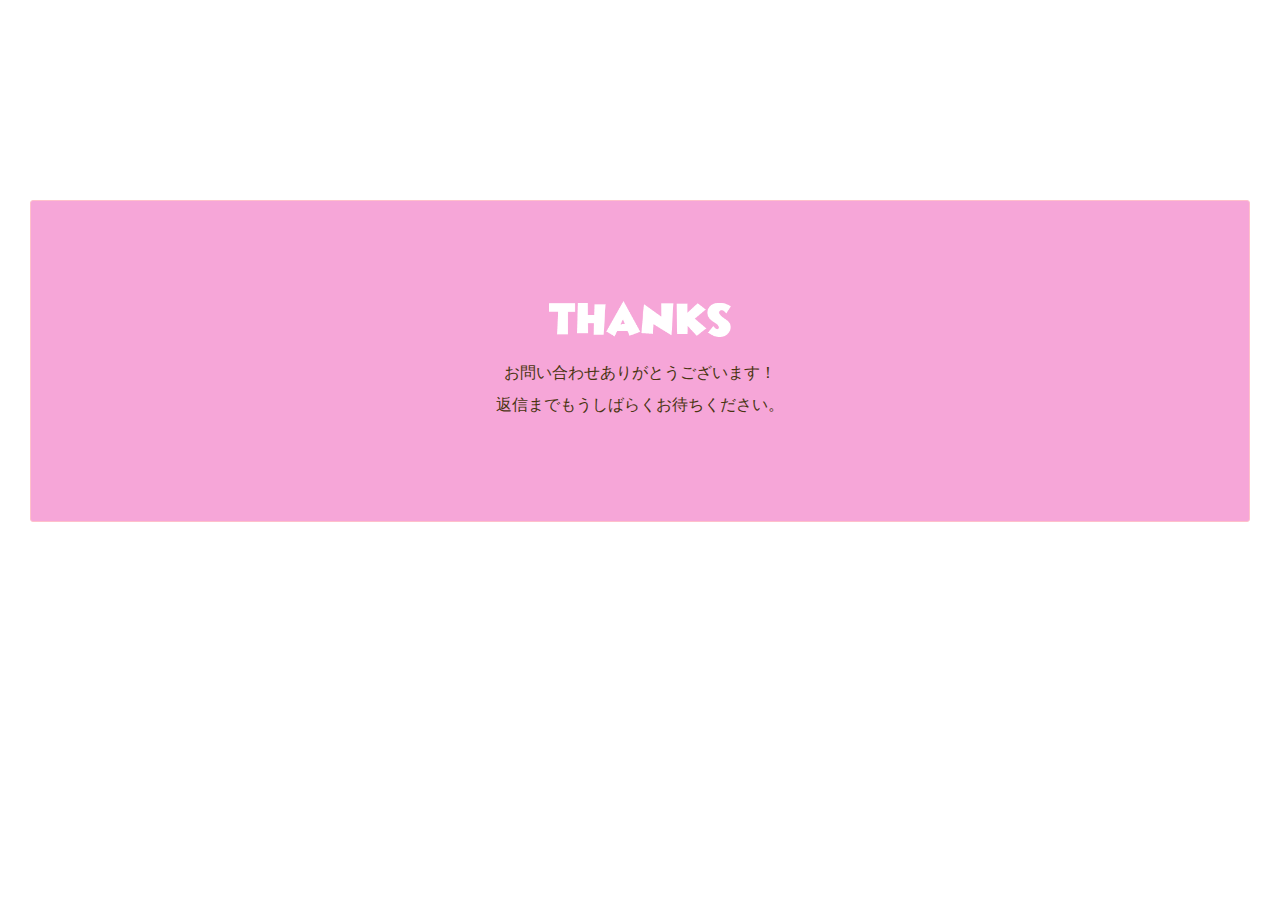
<file: thanks/index.html>
<!DOCTYPE html>
<html lang="en">
  <head>
    <meta charset="UTF-8">
    <meta name="viewport" content="width=device-width, initial-scale=1.0">
    <title>CREVE</title>
    <meta name="description" content="兵庫県西宮市のオーダーケーキ専門店です。">
    <link rel="icon" href="../images/logo.gif">
    <link href="https://fonts.googleapis.com/icon?family=Material+Icons" rel="stylesheet">
    <!-- font -->
    <link href="https://fonts.googleapis.com/css?family=Crimson+Text:600&display=swap" rel="stylesheet">
    <!-- /font -->
  
    <!-- CSS -->
    <link rel="stylesheet" href="../css/reset.css">
    <link rel="stylesheet" href="../css/template.css">
    <link rel="stylesheet" href="../css/style.css">
    <link rel="stylesheet" href="../css/section.css">
    <!-- /CSS -->
  </head>
<body>

  <div class="thanks text-center">
    <div class="thanks__inner">
      <h1>
        <img src="../images/THANKS/thanks.png" alt="サンクス">
      </h1>
      <p>お問い合わせありがとうございます！</p>
      <p>返信までもうしばらくお待ちください。</p>
    </div>
  </div>
  
</body>
</html>
</file>
<file: css/template.css>
@charset "UTF-8";

html {
  font-size: 62.5%;
  margin: 0;
	padding: 0;
	user-select: none;
}

body {
	background-color:#ffffff;
	font-size: 16px;
	font-size: 1.6rem;
	line-height: 2.0;
	color: #493410;
	word-wrap: break-word;
	overflow-wrap: break-word;
	-webkit-text-size-adjust: 100%;
	text-size-adjust: 100%;
	
}
body ,
body #header {
	/* 游ゴシックベース */
	 font-family: "游ゴシック", YuGothic, "Hiragino Kaku Gothic ProN", "ヒラギノ角ゴ ProN", "Hiragino Kaku Gothic Pro", "ヒラギノ角ゴ Pro W3", "メイリオ", "Meiryo", Verdana, Arial, Helvetica, sans-serif;
}


table {
	border-collapse: collapse;
	border-spacing: 0;
	line-height: 1.8;
}

label {
	cursor: pointer;
}
input, select, textarea, button {
	max-width: 100%;
	margin: 0;
	vertical-align: middle;
	font-family: inherit;
	outline: none;
	font-size: 100%;
}

button {
	cursor: pointer;
}
iframe {
	max-width: 100%;
	vertical-align: middle;
}

.hidden {
	display: none;
}
.slick-slider * {
	outline: none;
}

h1,h2,h3,h4,h5 {
  margin: 0;
  padding: 0;
}

img {
  width: 100%;
  height: auto;
  vertical-align: bottom;
	border-radius: 3px;
}

ul,li,dl,dt,dd {
  margin: 0;
  padding: 0;
  list-style: none;
}

figure {
  margin: 0;
  padding: 0;
}

a {
  margin:0;
  padding:0;
	font-size:100%;
	color: #493411;
  vertical-align:baseline;
  background:transparent;
	text-decoration:none;
	-webkit-transition: .3s;
  transition: .3s;
}

a:hover {
  color: #F580FA;
	text-decoration: none;
}

.fadeout{
  opacity: 0;
  transition: 3s ease-in-out;
  -webkit-transition: 3s ease-in-out;
  }
  .fadein{
  opacity: 1;
  transition: 3s ease-in-out;
  -webkit-transition: 3s ease-in-out;
}
/* slider */
.slideshow {
	width: 100%; /* スライドショー幅（PC）*/
	list-style-type: none;
	position: relative;
	}
	
	.slideshow > li {
	opacity: 0;
	position: absolute;
	top: 0;
	left: 25%;
	right: 25%;
	transition: opacity 3s ease-in-out; /*フェード時間・イージング*/
	}
	
	.slideshow > li.showSlide{
	opacity: 1;
	}
	
	.slideshow > li > img {
	width : 100%;
	height: auto;
	}
	


/* scroll */
.accordion-container {
  position: relative;
  width: 100%;
  border: .6px dotted #493410;
  border-top: none;
  outline: 0;
  cursor: pointer;
}

.accordion-container .accordion-title {
  display: block;
  position: relative;
  margin: 0;
  padding: 20px 30px;
  font-weight: normal;
	color: #493410;
	border: .6px dotted #493410;
  cursor: pointer;
}

.accordion-container .accordion-title:hover,
.accordion-container .accordion-title:active,
.accordion-container .content-entry.open .accordion-title {
  background-color: rgba(255,132,215,0.7);
	color: white;
	transition: .3s;
}

.accordion-container .accordion-title:hover i:before,
.accordion-container .accordion-title:hover i:active,
.accordion-container .content-entry.open i {
  color: white;
}

.accordion-title{
  position: relative;
}

.accordion-title:after {
  content: "";
  position: absolute;
  right: 25px;
  top: 38%;
  transition: all 0.2s ease-in-out;
  display: block;
  width: 8px;
  height: 8px;
  border-top: solid 2px #493410;
  border-right: solid 2px #493410;
  -webkit-transform: rotate(135deg);
  transform: rotate(135deg);
}

.accordion-title.open:after {
  -webkit-transform: rotate(-45deg);
  transform: rotate(-45deg);
	top: 45%;
}

.accordion-content {
	display: none;
	padding: 40px 20px;
}
</file>
<file: css/style.css>
@charset "utf-8";

/* common
============================================================================================================ */
.sp-menu {
	display: block;
}
.pc-menu {
	display: none;
}

/* タブレット以上 */
@media screen and (min-width: 600px) {
  .sp-menu {
    display: none;
  }
  .pc-menu {
    display: block;
  }
}

.sp-br::before {
  content: "\A" !important;
	white-space: pre ;
}

/* タブレット以上 */
@media screen and (min-width: 600px) {
  .sp-br::before {
    content: none !important;
    white-space: none !important;
  }

  .pc-br::before {
    content: "\A" !important;
    white-space: pre ;
  }
}

.text-center {
	text-align: center;
}
.marker {
  display: inline;
  background-color: rgba(255,132,215,0.5);
  border-radius: 2px;
  padding: 0 2px;
}

.fs-14 {font-size: 1.4rem;}
.fs-20 {font-size: 2.0rem;}
.fs-25 {font-size: 2.5rem;}

.line {
  display: inline;
  border-bottom: dashed 1px #493410;
  padding-bottom: 3px;
}

.section__title {
  width: 40%;
  height: auto;
  margin: 0 auto;
  padding-bottom: 20px;
}

/* タブレット*/
@media screen and (min-width: 600px) {
  .section__title {
    width: 18%;
    height: auto;
  }
}

/* PC */
@media screen and (min-width: 1025px) {
  .section__title {
    width: 18%;
    height: auto;
  }
}

.bold {
  font-weight: bold;
}

/* header
============================================================================================================ */
.header {
  position: fixed;
  top: 0;
  left: 0;
  right: 0;
  z-index: 888;
  display: flex;
  background: rgb(247,201,250);
  width: 100%;
  padding: 5px 30px;
  box-sizing: border-box;
  text-transform: uppercase;
}

header h1 {
  margin: 0;
  font-size: 22px;
  line-height: 64px;
}

.header .logo img {
  width: 15%;
  height: auto;
}


/* タブレット,PC */
@media screen and (min-width: 600px) {
  .header {
    max-width: 100%;
    padding: 2px 30px;
  }
  
  header h1 {
    margin: 0;
    font-size: 20px;
    line-height: 64px;
  }
}

/* PC */
@media screen and (min-width : 1025px) {
  .header {
    padding: 3px 50px;
  }
}

/* nav
============================================================================================================ */
 .material-icons {
   display: block;
 }

 .header .sp-menu {
  position: fixed;
  top: 0;
  right: 20px;
  z-index: 900;
  height: 48px;
}

.sp-menu #open {
  font-size: 32px;
  line-height: 80px;
  cursor: pointer;
  color: #493410;
}

.sp-menu #open.hide {
  display: none;
}

.overlay {
  position: fixed;
  top: 0;
  bottom: 0;
  right: 0;
  left: 0;
  background-color: rgba(255, 255, 255, .98);
  text-align: center;
  opacity: 0;
  pointer-events: none;
  transition: opacity .65s;
}

.overlay.show{
  opacity: 1;
  /* ポインタークラスを指定する(していない状態だからカーソルを合わせても変化なし) */
  pointer-events: auto;
}

.overlay #close {
  font-size: 32px;
  color: #493410;
  position: absolute;
  top: 25px;
  right: 20px;
  cursor: pointer;
}

.overlay li  {
  margin-top: 30px;
  opacity: 0;
  transform: translateY(16px);
  transition: opacity .3s ,transform .3s;
}

.overlay li:first-child {
  margin-top: 80px;
}

.overlay.show li {
  opacity: 1;
  transform: none;
}

/* ここでtransition-delayを指定 */
.overlay.show li:nth-child(1) {
  transition-delay: .1s;
}

.overlay.show li:nth-child(2) {
  transition-delay: .2s;
}

.overlay.show li:nth-child(3) {
  transition-delay: .3s;
}

.overlay.show li:nth-child(4) {
  transition-delay: .4s;
}

.overlay.show li:nth-child(5) {
  transition-delay: .5s;
}

.overlay.show li:nth-child(6) {
  transition-delay: .6s;
}


.nav-list li a span {
  line-height: 1.2;
  display: block;
}

.nav-list li a span.en {
  font-size: 1.2rem !important;
}


/* タブレット */
@media screen and (min-width: 600px) {
  .pc-menu {
    display: block;
    margin-left: auto;
  }

  .pc-menu ul {
    padding: 0;
    display: flex;
  }

  .pc-menu li {
    margin-right: 20px;
    box-sizing: border-box;
  }

  .pc-menu li:last-child {
    margin-left: 13px;
  }

  .pc-menu a {
    display: block;
    width: 100px;
    line-height: 55px;
    font-size: 1.6rem;
    text-align: center;
  }

  .pc-menu .nav-list {
    padding-top: 20px;
  }

  .header .logo img {
    width: 70px;
    height: auto;
  }

  .sp-menu {
    display: none;
  }

}

/* footer
============================================================================================================ */
.footer {
  width: 100%;
  padding: 10px 0 10px;
  background-color: #f4b4dc;
  box-sizing: border-box;
}

.footer .footer_logo img {
  width: 10% !important;
  height: auto;
}

.copyright{
  font-size: 1.0rem;
  color: #ffffff;
}

/* タブレット,PC */
@media screen and (min-width: 600px) {
  .footer {
    width: 100%;
    padding: 4px 0 5px;
    background-color: #f4b4dc;
    box-sizing: border-box;
  }

  .footer .footer_logo img {
    width: 2% !important;
    height: auto;
  }
  
  .copyright{
    font-size: 1.0rem;
    color: #ffffff;
  }
}


/* mainvisual
============================================================================================================ */
.mainvisual {
  position: relative;
}

.mv_inner {
  max-width: 100%;
  height: auto;
}

.sp-menu.filter {
  padding-top: 74px;
}

.section__mv {
  position: relative;
}

.section__mv-subtitle {
  position: absolute;
  top: 50%;
  right: 25%;
  left: 25%;
  color: #fff;
  font-weight: bold;
}

.mv__img {
  width: 100%;
  height: 71.1vw;
  background: url("../images/TOP/creve_top.jpg");
  background-position: left center;
  background-repeat: no-repeat;
  background-size: cover;
  background-color: #fff;
  padding-top: 74px;
}

.mv__sp {
  padding-top: 74px;

}

.filter {
 background: #000;
}

.filter-img {
  display: block;
  opacity: .6;
}
/* タブレット以上 */
@media screen and (min-width: 600px) {
  .mv_inner {
    max-width: 100%;
    height: auto;
    margin: 0 auto;
  }

  .section__mv-img {
    max-height: 500px;
    width: 100%;
    object-fit: cover;
    object-position: center 60%;
  }

  .pc-menu.filter {
    padding-top: 78px;
  }
  
  .section__mv-subtitle {
    position: absolute;
    top: 50%;
    right: 35%;
    left: 41.5%;
    max-width: 18%;
    height: auto;
  }
}

/* PC */
@media screen and (min-width : 1025px) {
  .section__mv-img {
    width: 100%;
    height: 30vw;
    object-fit: cover;
    object-position: center center;
    padding-top: 75.1px;
  }

  .mv__img {
    width: 100%;
    max-height: 41vw;
    padding-top: 75.1px;
  }
  

  .pc-menu.filter {
    padding-top: 80px;
  }

}


/* about
============================================================================================================ */
.about {
  height: 120px;
  padding-bottom: 120px;
  background-color: #fff;
  position: relative;  
}
.about .box {
  background-color: rgba(245,233,235,.9);
  text-align: center;
  padding: 15px 8px;
  border-radius: 3px;
  border: 1px solid #F5E9EB;
}
/* タブレット */
@media screen and (min-width: 600px) {
  .about {
    padding: 0;
    background-color: #fff;
  }
  .about__inner {
    padding-left: 0 !important;
    padding-right: 0 !important;
  }
  .about .box {
    position: absolute;
    top: 40%;
    right: 0;
    left: 0;
    max-width: 500px;
    padding: 20px 40px 30px;
    font-size: 1.6rem;
    margin: 0 auto;
    box-shadow: 0 0 4px #dddddd;
  }  
  .about .section__title {
    margin-top: 10px;
  }  
}
/* PC */
@media screen and (min-width : 1025px) {
  .about .box {
    top: -360%;
    right: 0;
    left: 45%;
    max-width: 500px;
    height: auto;
    padding: 30px 50px;
    margin: 0 auto;
    box-shadow: 0 0 4px #dddddd;
  }  
  .about .section__title {
    width: 34% !important;
    height: auto;
  }
}

/* shopinfo
============================================================================================================ */
#shopinfo {
  background-color:#F5E9EB;
  padding: 30px 0 50px;
  border: 0;
}

.shopinfo__inner {
  margin: 0 auto;
}

.shopinfo__mv {
  width: 76%;
  height: auto;
  margin-top: 22.5px;
  margin-bottom: 22.5px;
}

#shopinfo .section_title {
  width: 45%;
}

.shopinfo__text {
  margin-top: 25px;
}

.shopinfo__text p {
  font-size: 1.6rem;
  line-height: 1.8;
}

.shopinfo__text p:last-of-type {
  margin-bottom: 0;
}

.shopinfo__text .contact p, .shopinfo__text .holiday p {
  line-height: 1.4;
}

.shopinfo__text-title {
  margin-top: 40px;
  margin-bottom: 5px;
  font-weight: bold;
}

.address .shopinfo__text-title, .time .shopinfo__text-title {
  margin-bottom: 0;
}


.gmap {
  position: relative;
  display: inline-block;
  margin-left: 5px;
  padding: 5px 8px 6px 13px;
  background: #FFF;
  border: 1.5px solid #493410;
  border-radius: 3px;
  font-size: 1.2rem;
  line-height: 1;
}

.gmap::before {
  content: "";
  position: absolute;
  border: 5px solid transparent;
  border-left: 5px solid #493410;
  left: 0;
  top: 50%;
  transform: translate(-10%, -50%);
}

/* タブレット以上 */
@media screen and (min-width: 600px) {
  #shopinfo {
    padding-top: 50px !important;
  }
  
  .shopinfo__mv {
    max-width: 38%;
    height: auto;
    margin-top: 20px;
    margin-bottom: 25px;
  }
  
  .shopinfo__text p {
    font-size: 1.6rem;
    line-height: 1.8;
  }

  .shopinfo__text-title {
    margin-top: 40px;
  }

  #shopinfo .section_title {
    width: 18%;
  }


}

/* contents-section
============================================================================================================ */
.contents__section {
  padding: 20px 0 50px;
}
.contents__section-inner {
  margin: 0 auto;
}
.section__inner {
  padding: 20px 0 30px;
  margin: 0 auto;
}
.section__inner p {
  line-height: 2;
}
.section__item-mv {
  margin-bottom: 10px;
  margin-top: 15px;
}
.section__item-txt {
  padding-right: 20px;
  padding-left: 20px;
  text-align: left;
}
.section__item-btn {
  display: inline-block;
  max-width: 100%;
  border: 1px solid #493410;
  padding: 5px 20px;
  margin: 10px auto 0;
  border-radius: 2px;
  text-transform: uppercase;
  box-shadow: 0px 5px 2px -5px rgba(0,0,0,0.5);
}

.section__item-btn:active {
  box-shadow: none;
  transition: .1s;
}

/* タブレット以上 */
@media screen and (min-width: 600px) {
  .contents__section {
    max-width: 1096px;
    margin: 0 auto;
    padding: 180px 0 50px;
  }
  .contents__section-inner {
    margin: 0 30px;
    display: flex;
  }
  .section__item-mv {
    margin-bottom: 0;
    margin-top: 0;
  }
  .section__item-mv {
    margin: 0 !important;
  }
  .section__item-mv img {
    height: 20vw;
    margin-bottom: 20px;
    object-fit: cover;
  }
  .section__inner {
    padding: 35px 0;
    margin: 0 10px;
  }
  .section__inner .section__item-mv {
    margin: 0 20px 0 0;
  }
  .section__item-btn {
    max-width: 100%;
    margin-top: 15px;
  }
}

/* PC */
@media screen and (min-width : 1025px) {
  .contents__section {
    max-width: 1096px;
    margin: 0 auto;
    padding: 0 0 100px;
    justify-content: space-between;
  }
  .contents__section-inner>div {
    margin: 0 20px;
  }
  .section__item-mv img {
    height: 10vw;
    margin-bottom: 20px;
    object-fit: cover;
  }
  .section__inner {
    padding: 0;
  }
  .order .section__inner {
    margin-right: 0;
  }

}

/* gallery
============================================================================================================ */
.gallery {
  border: 0;
}

.gallery__inner {
  padding: 20px 0 30px;
  margin: 0 auto;
  background: #F5E9EB; /* fallback for old browsers */
  background: -webkit-linear-gradient(to top #F5E9EB, #f7c9fa); /* Chrome 10-25, Safari 5.1-6 */
  background: linear-gradient(to top, #F5E9EB, #f7c9fa); /* W3C, IE 10+/ Edge, Firefox 16+, Chrome 26+, Opera 12+, Safari 7+ */
  position: relative;
  border-top-left-radius: 50% 5%;
  border-top-right-radius: 50% 5%;
}

.viewer {
  margin: 0 auto;
  width: 100%;
  height: auto;
  text-align: left;
  overflow: hidden;
}

.viewer ul {
  width: 100%;
  height: 200px;
  text-align: center;
  overflow: hidden;
  position: relative;
  padding: 0;
  margin: 0 auto;
  box-sizing: border-box;
}

.viewer ul li {
  top: 0;
  left: 15%;
  right: 15%;
  display: none;
  position: absolute;
}

.viewer ul li img {
  width: 80% !important;
  height: auto;
  margin: 0 auto;
}

.gallery__btn {
  text-align: center;
}

/* タブレット */
@media screen and (min-width: 600px) {
  .gallery__inner {
    padding: 100px 0 50px;
    margin: 0 auto;
  }

  .viewer ul {
    width: 100%;
    height: 280px !important;
    margin-top: 30px;
  }
  
  .viewer ul li {
    top: -5%;
    display: none;
    position: absolute;
  }
  
  .viewer ul li img {
    width: 50% !important;
    height: auto;
    margin: 0 auto;
  }

}

/* PC */
@media screen and (min-width: 1025px) {
  .gallery__inner {
    padding: 100px 0 60px;
    margin: 0 auto;
  }

  .viewer ul {
    width: 100%;
    height: 400px !important;
  }

  .viewer ul li {
    top: -5%;
    display: none;
    position: absolute;
  }

  .viewer ul li img {
    max-width: 40% !important;
    height: auto;
    margin: 0 auto;
  }

}

/* thanks-page
============================================================================================================ */
.thanks {
  padding: 100px 30px;
  margin: 0 auto;
}

.thanks__inner {
  background-color: #f6a6d8;
  text-align: center;
  padding: 100px 0;
  border-radius: 3px;
  border: 1px solid pink;
}

.thanks img {
  width: 40%;
  height: auto;
}

.thanks h1 {
  margin-bottom: 20px;
}

/* タブレット以上 */
@media screen and (min-width: 600px) {
  .thanks {
    padding: 200px 30px;
    margin: 0 auto;
  }
  .thanks img {
    width: 15%;
    height: auto;
  }
}
</file>
<file: css/section.css>
@charset "utf-8";


/* common
============================================================================================================ */
.item__inner {
  margin: 30px auto;
}

.item__inner p {
  line-height: 2;
}

/* タブレット以上 */
@media screen and (min-width: 600px) {
  .item__inner {
    max-width: 1024px;
    text-align: center;
  }
}

/* message
============================================================================================================ */
.message {
  padding: 20px 30px 10px;
}

.message p {
  font-size: 1.6rem;
}

/* タブレット以上 */
@media screen and (min-width: 600px) {
  .message {
    padding: 30px 50px 20px;
  }
}

/* PC */
@media screen and (min-width: 1025px) {
  .message {
    padding: 30px 100px 20px;
  }
}


/* about-cake
============================================================================================================ */
.about-cake {
  padding: 10px 0 0px;
}

.about-cake__inner {
  margin: 10px auto 0;
}

.about-cake__section {
  text-align: center;
  padding: 30px;
}

.about-cake__item {
  margin-top: 20px;
}

.about-cake__item img {
  width: 25%;
  height: auto;
}

.about-cake__subtitle {
  padding-top: 10px;
  line-height: 1.6;
}

.about-cake__text {
  margin-top: 5px;
}
/* タブレット以上 */
@media screen and (min-width: 600px) {
  .about-cake__contents {
    display: flex;
    margin: 20px 0;
    justify-content: center;
  }

  .about-cake__section {
    text-align: center;
    padding: 50px;
  }

  .about-cake__item img {
    width: 35%;
    height: auto;
  }

  .about-cake__subtitle {
    padding-top: 10px;
    line-height: 2;
  }

}

/* material
============================================================================================================ */
.material {
  background-color: #F7DEEE;
  border-radius: 2px;
}
.material h2 {
  border-bottom: dashed 1px #493410;
  margin-bottom: 20px;
}

/* PC */
@media screen and (min-width : 1025px) {
  .material h2 {
    border-bottom: dashed 1px #493410;
    margin-bottom: 40px;
  }
}

/* base
============================================================================================================ */
.base .about-cake__item img{
  width: 32%;
  height: auto;
}

/* PC */
@media screen and (min-width : 1025px) {
  .base .about-cake__item img{
    width: 40%;
    height: auto;
  }
}
/* other
============================================================================================================ */
.other {
  background-color: #F7DEEE;
  border-radius: 2px;
}

/* about__btn
============================================================================================================ */
.about__btn {
  max-width: 1024px;
  padding: 30px 10px 5px;
  margin: 0 auto;
}

.about__btn p a {
  width: 100%;
  box-sizing: border-box;
}

.about__btn .section__item-btn {
  font-size: 1.4rem;
  padding: 20px 5px;
  margin-bottom: 6px;
  text-transform: none;
}

.price__btn .section__item-btn {
  font-size: 1.4rem;
  padding: 20px 50px;
  margin-bottom: 6px;
  text-transform: none;
}

/* タブレット以上 */
@media screen and (min-width: 600px) {
  .about__btn {
    padding: 40px 60px;
    margin: 0 auto;
  }

  .about__btn .section__item-btn {
    font-size: 1.6rem;
    padding: 30px 80px;
    margin-bottom: 6px;
  }
 }

/* PC */
@media screen and (min-width : 1025px) {

}


/* price
============================================================================================================ */

.price .section__mv-subtitle img {
  width: 80%;
  height: auto;
}

/* price-flow
============================================================================================================ */
.price__flow {
  margin: 0 auto;
}

.price__flow h2 {
  font-size: 2.0rem;
}

.flow__inner {
  width: 100%;
  background-color:#F5E9EB;
  padding: 35px 30px 20px;
  box-sizing: border-box;
}

.flow__contents {
  margin: 20px 0 10px;
}

.flow__contents-item img {
  max-width: 18%;
  height: auto;
  margin-top: 25px;
  margin-bottom: 13px;
}


/* タブレット以上 */
@media screen and (min-width: 600px) {
  .flow__contents-item img {
    width: 13%;
    margin-top: 30px;
    margin-bottom: 15px;
  }
}

/* PC */
@media screen and (min-width : 1025px) {
  .flow__inner {
    width: 100%;
    padding: 60px 130px 70px;
    box-sizing: border-box;
  }
  
  .flow__contents {
    display: flex;
  }
  
  .flow__contents-item {
    width: 100%;
  }
  
  .flow__contents-item img {
    width: 18%;
    margin-top: 30px;
    margin-bottom: 15px;
  }
}


/* price-detail
============================================================================================================ */
.price__detail {
  padding: 30px 0;
}

.price__detail-content {
  text-align: center;
}

.price__detail-content h3 {
  margin-bottom: 8px;
  font-size: 1.8rem;
}

.price__detail-inner {
  padding: 0 30px;
}

.price__detail-inner p {
  line-height: 1.8;
}

.price__detail-inner table {
  font-size: 1.6rem;
  margin: 20px auto;
  border: 1px solid rgb(73, 52, 16);
}

.price__detail-inner table th {
  text-align: center;
  font-weight: 600;
}

.price__detail-inner table th {
  padding: 5px 20px;
  border: 1px solid rgb(73, 52, 16);
}

.price__detail-inner table td {
  padding: 5px 20px;
  border: 1px solid rgb(73, 52, 16);
}

/* タブレット以上 */
@media screen and (min-width: 600px) {
  .price__detail {
    padding: 90px 0 60px;
  }

  .price__detail-inner {
    max-width: 1024px;
    padding: 0 120px;
  }

  .price__detail-inner table th {
    padding: 5px 40px;
  }
  
  .price__detail-inner table td {
    padding: 5px 40px;
  }
  
}

/* PC */
@media screen and (min-width : 1025px) {
  .price__detail-inner {
    max-width: 1024px;
    margin: 0 auto;
  }

  .price__detail-inner table th {
    padding: 5px 60px;
  }
  
  .price__detail-inner table td {
    padding: 5px 60px;
  }

  
}

/* price-contents
============================================================================================================ */

.price__base table td {
  padding: 5px 10px;
}

.price__content-subtxt {
  margin-top: 10px;
  margin-bottom: 18px;
}

.price__del-reason {
  border: 1px solid #F580FA;
  box-shadow: 0 0 1px #dddddd;
  padding: 20px 15px;
  margin-top: 15px;
  margin-bottom: 20px;
}

.price__del .price__detail-content{
  margin-bottom: 90px;
}


/* タブレット */
@media screen and (min-width: 600px) {
  .price__base table td {
    padding: 5px 65px;
  }

  .price__del-reason {
    padding: 20px 20px;
    margin-bottom: 30px;
  }
}

/* PC */
@media screen and (min-width : 1025px) {
  .price__base table td {
    padding: 5px 85px;
  }

  .price__del-reason {
    padding: 30px 120px;
    margin-bottom: 30px;
  }
}

/* price__btn
============================================================================================================ */
.price__btn {
  max-width: 1024px;
  padding: 0 30px 30px;
  margin: 0 auto;
}

.price__btn p a {
  width: 100%;
  box-sizing: border-box;
}

.price__btn .section__item-btn {
  padding: 20px 50px;
  margin-bottom: 6px;
}

/* タブレット */
@media screen and (min-width: 600px) {
  .price__btn {
    max-width: 1024px;
    padding: 0 30px 60px;
    margin: 0 auto;
  }
  
}

/* order
============================================================================================================ */
.order {
  padding: 35px 20px;
  margin: 0;
  text-align: center;
}

.order__inner {
  margin: 30px 0;
}

.cal_wrapper {
  margin: 0 auto;
}

.order .cal {
  width: 100%;
  height: auto;
  margin: 0 auto;
}

.order .cal iframe {
  width: 500px;
  height: 380px;
}

#contact {
  padding: 10px 20px;
  margin: 0;
  text-align: center;
}

#contact h3 {
  margin-bottom: 30px;
}

.contact__inner {
  max-width: 1024px;
  margin: 40px auto;
}

.form__item {
  margin-bottom: 30px;
}

.form__title {
  text-align: left;
  margin-top: 20px;
  margin-bottom: 8px;
}

.form__title span {
  display: inline-block;
  margin-left: 10px;
  color: #F580FA;
}

.form__parts {
  appearance: none;
  width: 100%;
  box-sizing: border-box;
  border: solid 1px #F5E9EB;
  background-color: #F5E9EB;
  padding: 15px 8px;
  border-radius: 3px;
  color: #adacaa;
  font-weight: 300;
}

/* タブレット */
@media screen and (min-width: 600px) {
.order .cal iframe {
  width: 650px;
  height: 480px;
}

.order__inner {
  margin: 40px 0;
}
}

/* PC */
@media screen and (min-width: 1025px) {
  .order .cal {
    max-width: 600px;
    height: auto;
  }
}
</file>
